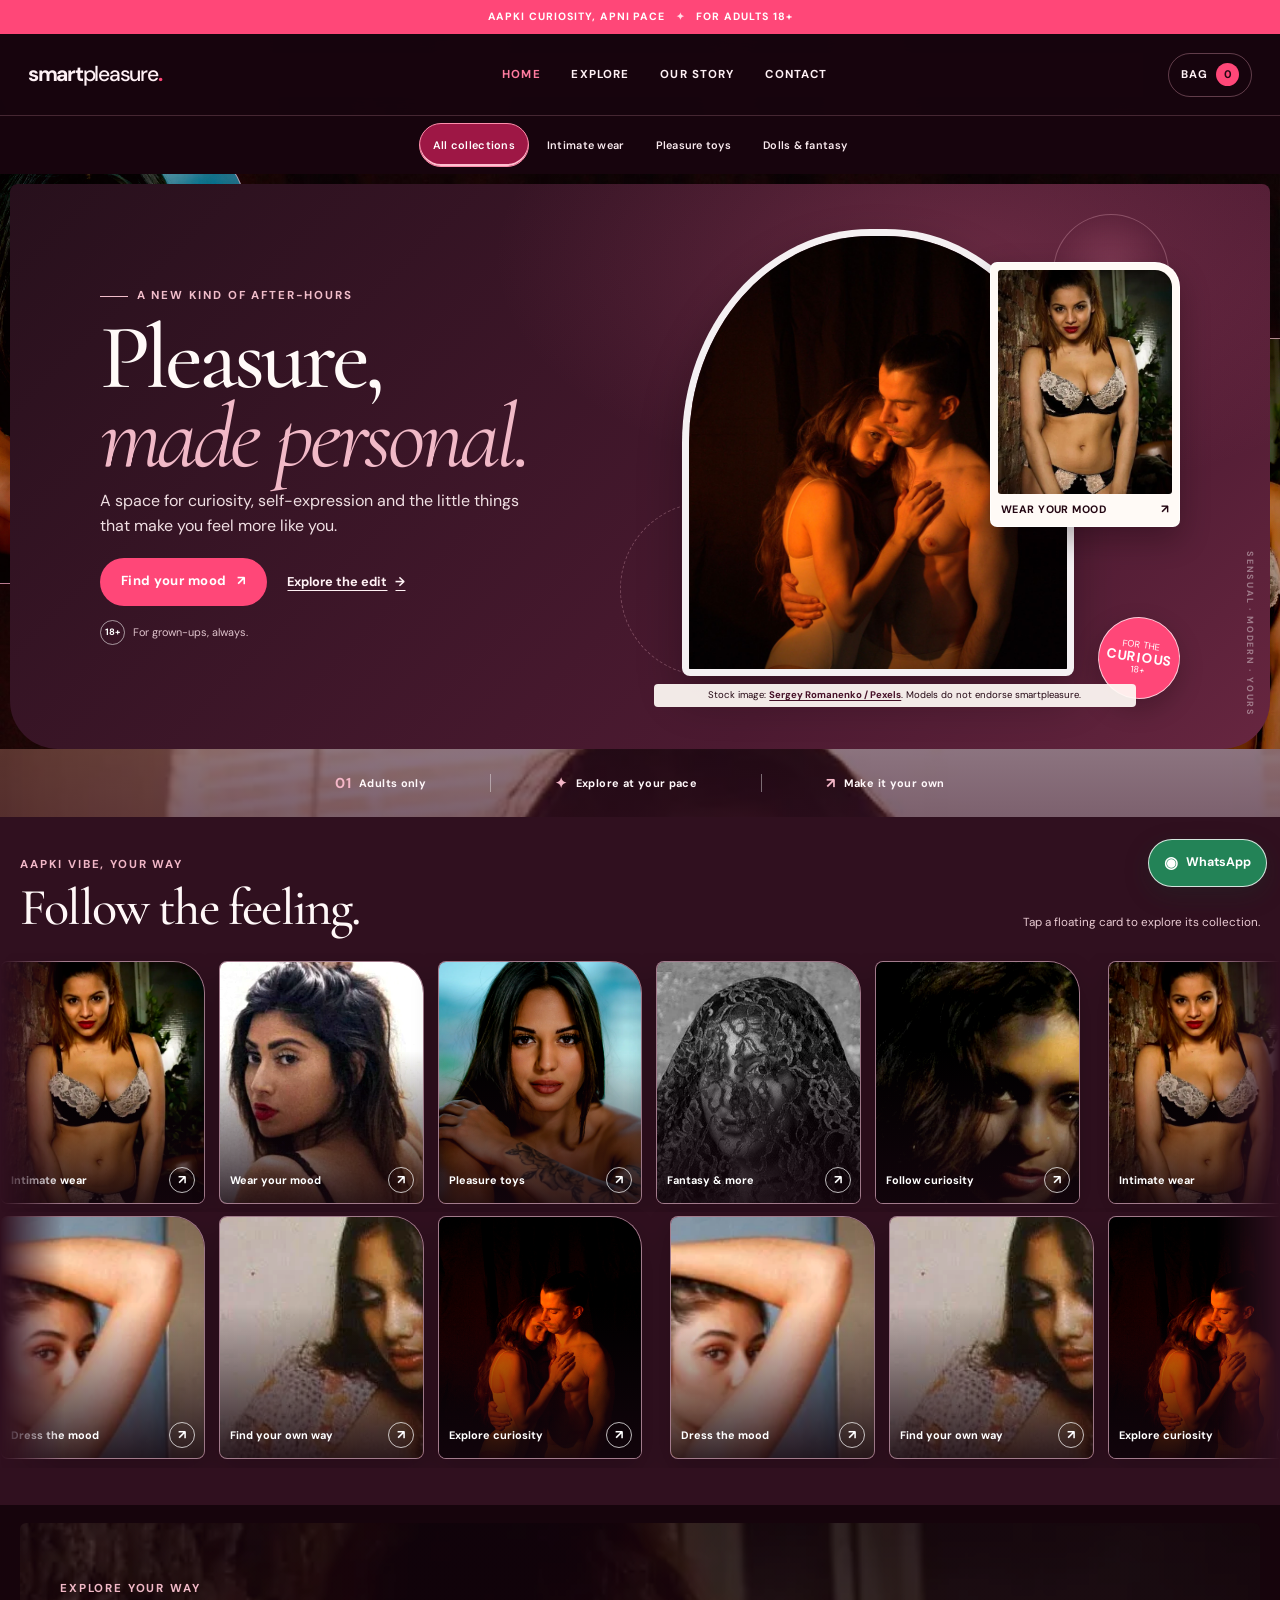
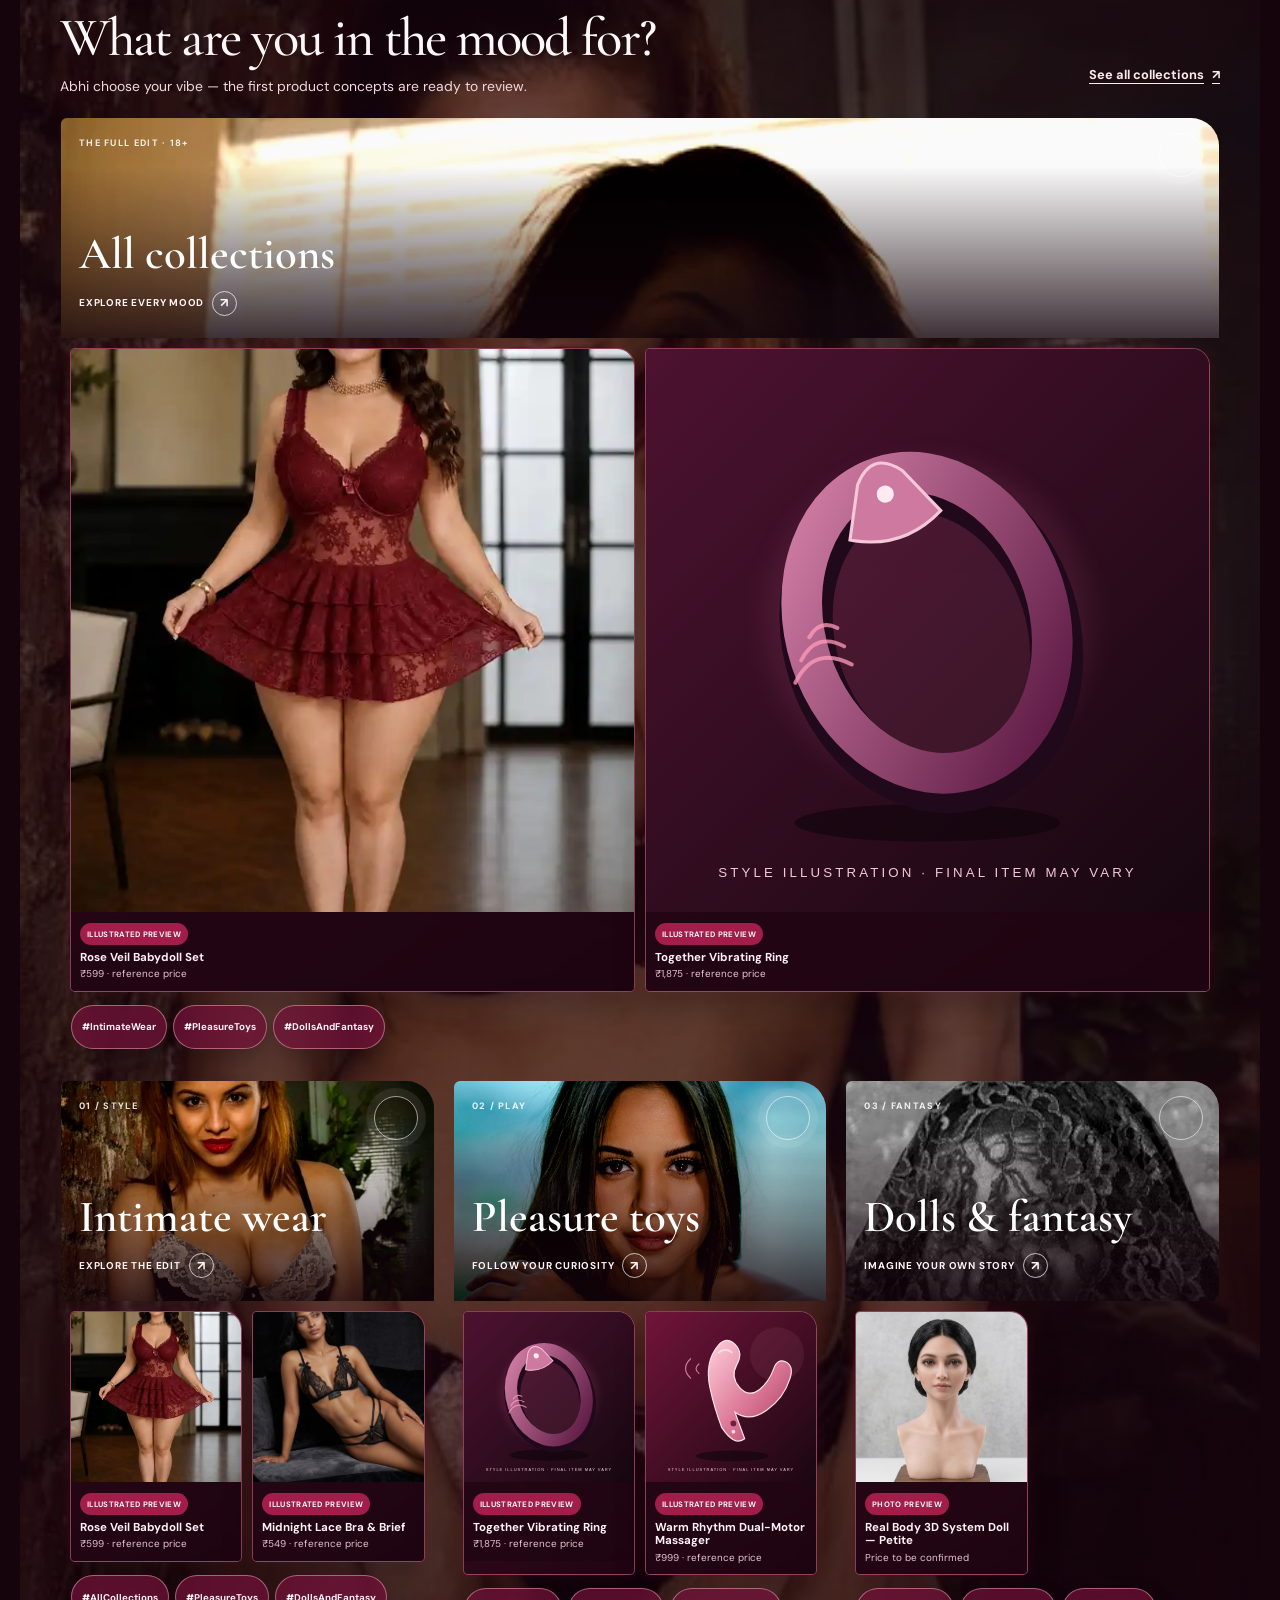
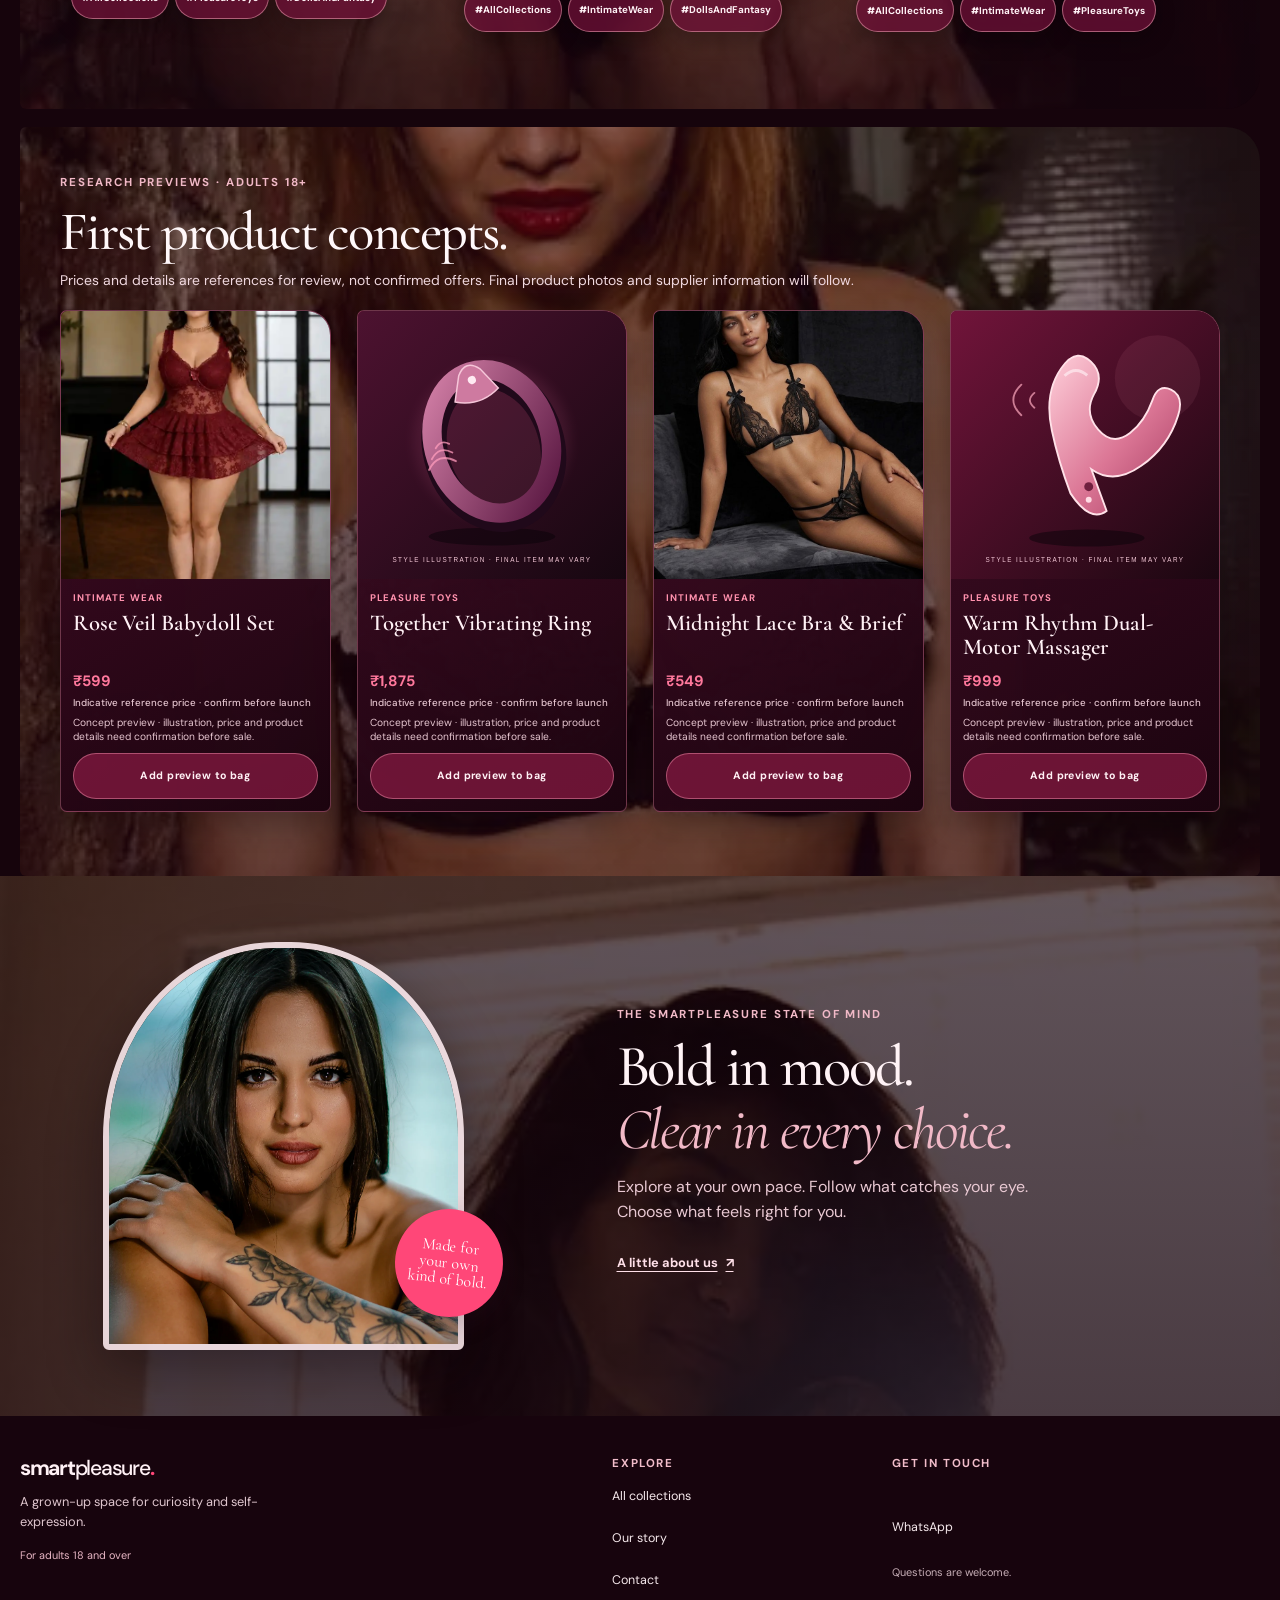
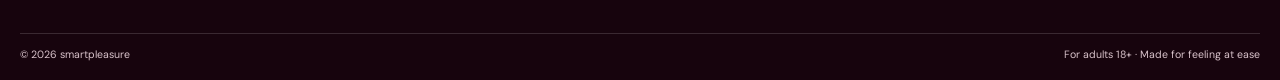
<file: index.html>
<!doctype html>
<html lang="en">
<head>
  <meta charset="utf-8">
  <meta name="viewport" content="width=device-width, initial-scale=1">
  <meta name="theme-color" content="#2d0e1d">
  <title>smartpleasure | Your mood, your rules</title>
  <meta name="description" content="Discover an expressive world of intimate wear and pleasure wellness at smartpleasure. A discreet, welcoming space for adults 18+.">
  <meta property="og:type" content="website">
  <meta property="og:title" content="smartpleasure | Your mood, your rules">
  <meta property="og:description" content="A discreet, welcoming space to explore pleasure wellness, intimate wear and fantasy. For adults 18+.">
  <meta property="og:url" content="https://smartpleasure.shop/">
  <meta property="og:image" content="https://smartpleasure.shop/images/campaign-editorial.jpg">
  <meta property="og:image:alt" content="Adult couple in an intimate editorial portrait, dressed in underwear">
  <link rel="preconnect" href="https://fonts.googleapis.com">
  <link rel="preconnect" href="https://fonts.gstatic.com" crossorigin>
  <link href="https://fonts.googleapis.com/css2?family=Cormorant+Garamond:wght@400;500;600;700&family=DM+Sans:wght@400;500;600;700&display=swap" rel="stylesheet">
  <link rel="stylesheet" href="css/style.css">
  <script defer src="js/products.js"></script>
  <script defer src="js/main.js"></script>
</head>
<body>
  <div class="announcement-bar"><span>Aapki curiosity, apni pace</span><span class="announcement-dot" aria-hidden="true">✦</span><span>For adults 18+</span></div>
  <header class="site-header">
    <a class="brand" href="index.html" aria-label="smartpleasure home">smart<span>pleasure</span><i>.</i></a>
    <button class="menu-toggle" type="button" aria-label="Open menu" aria-expanded="false" aria-controls="site-navigation"><span></span><span></span><span></span></button>
    <nav class="site-nav" id="site-navigation" aria-label="Main navigation">
      <a class="active" href="index.html">Home</a>
      <a href="shop.html#products">Explore</a>
      <a href="about.html">Our story</a>
      <a href="contact.html">Contact</a>
    </nav>
    <a class="header-cart" href="cart.html" aria-label="Open your bag">Bag <span class="cart-count" data-cart-count>0</span></a>
  </header>
  <nav class="category-ribbon" aria-label="Shop by collection">
    <a href="shop.html#products">All collections</a>
    <a href="shop.html?category=garments#products">Intimate wear</a>
    <a href="shop.html?category=toys#products">Pleasure toys</a>
    <a href="shop.html?category=dolls#products">Dolls &amp; fantasy</a>
  </nav>

  <main>
    <section class="hero editorial-hero">
      <div class="hero-copy">
        <p class="eyebrow light-eyebrow"><span class="eyebrow-line"></span> A new kind of after-hours</p>
        <h1>Pleasure,<br><em>made personal.</em></h1>
        <p class="hero-lede">A space for curiosity, self-expression and the little things that make you feel more like you.</p>
        <div class="hero-actions">
          <a class="button button-primary" href="#collections">Find your mood <span aria-hidden="true">↗</span></a>
          <a class="hero-text-link" href="shop.html#products">Explore the edit <span aria-hidden="true">→</span></a>
        </div>
        <p class="hero-footnote"><span aria-hidden="true">18+</span> For grown-ups, always.</p>
      </div>
      <figure class="hero-visual">
        <span class="hero-halo halo-one" aria-hidden="true"></span>
        <span class="hero-halo halo-two" aria-hidden="true"></span>
        <img class="hero-image" src="images/campaign-editorial.jpg" alt="Adult couple sharing an intimate embrace in a softly lit editorial portrait" width="1600" height="2396" fetchpriority="high">
        <a class="floating-photo floating-lingerie" href="shop.html?category=garments#products" aria-label="Explore intimate wear">
          <img src="images/lingerie-editorial.webp" alt="Adult model in a black and ivory lace lingerie set" loading="lazy">
          <span>Wear your mood <b aria-hidden="true">↗</b></span>
        </a>
        <span class="hero-seal"><span>For the</span><strong>curious</strong><span>18+</span></span>
        <figcaption class="image-caption">Stock image: <a href="https://www.pexels.com/photo/man-and-woman-in-underwear-embracing-in-spotlight-19017952/" target="_blank" rel="noopener noreferrer">Sergey Romanenko / Pexels</a>. Models do not endorse smartpleasure.</figcaption>
      </figure>
      <span class="hero-side-note" aria-hidden="true">SENSUAL · MODERN · YOURS</span>
    </section>

    <section class="experience-strip" aria-label="Our approach">
      <div><span class="experience-icon">01</span><span>Adults only</span></div>
      <span class="experience-divider" aria-hidden="true"></span>
      <div><span class="experience-icon">✦</span><span>Explore at your pace</span></div>
      <span class="experience-divider" aria-hidden="true"></span>
      <div><span class="experience-icon">↗</span><span>Make it your own</span></div>
    </section>

    <section class="mood-marquee" aria-labelledby="marquee-title">
      <div class="section-wrap marquee-heading">
        <div><p class="eyebrow">Aapki vibe, your way</p><h2 id="marquee-title">Follow the feeling.</h2></div>
        <p>Tap a floating card to explore its collection.</p>
      </div>
      <div class="marquee-lane" aria-label="Featured collection inspiration">
        <div class="marquee-track marquee-forward">
          <div class="marquee-group">
            <a class="mood-card mood-lingerie" href="shop.html?category=garments#products"><img src="images/lingerie-editorial.webp" alt="Adult model wearing black and ivory lace lingerie" loading="lazy"><span>Intimate wear <b aria-hidden="true">↗</b></span></a>
            <a class="mood-card mood-fantasy" href="shop.html?category=garments#products"><img src="images/marquee-gorgeous.webp" alt="Portrait crop of an adult woman in a black strappy top" loading="lazy"><span>Wear your mood <b aria-hidden="true">↗</b></span></a>
            <a class="mood-card mood-couple" href="shop.html?category=toys#products"><img src="images/portrait-blue-crop.webp" alt="Close editorial portrait of an adult woman with crossed arms and shoulders visible" loading="lazy"><span>Pleasure toys <b aria-hidden="true">↗</b></span></a>
            <a class="mood-card mood-lingerie" href="shop.html?category=dolls#products"><img src="images/marquee-portrait-91835.webp" alt="Adult woman’s face seen through a lace veil" loading="lazy"><span>Fantasy &amp; more <b aria-hidden="true">↗</b></span></a>
            <a class="mood-card mood-couple" href="shop.html?category=toys#products"><img src="images/marquee-portrait-380397.webp" alt="Close-up portrait of an adult woman in dramatic light" loading="lazy"><span>Follow curiosity <b aria-hidden="true">↗</b></span></a>
          </div>
          <div class="marquee-group" aria-hidden="true">
            <a class="mood-card mood-lingerie" href="shop.html?category=garments#products" tabindex="-1"><img src="images/lingerie-editorial.webp" alt="" loading="lazy"><span>Intimate wear <b aria-hidden="true">↗</b></span></a>
            <a class="mood-card mood-fantasy" href="shop.html?category=garments#products" tabindex="-1"><img src="images/marquee-gorgeous.webp" alt="" loading="lazy"><span>Wear your mood <b aria-hidden="true">↗</b></span></a>
            <a class="mood-card mood-couple" href="shop.html?category=toys#products" tabindex="-1"><img src="images/portrait-blue-crop.webp" alt="" loading="lazy"><span>Pleasure toys <b aria-hidden="true">↗</b></span></a>
            <a class="mood-card mood-lingerie" href="shop.html?category=dolls#products" tabindex="-1"><img src="images/marquee-portrait-91835.webp" alt="" loading="lazy"><span>Fantasy &amp; more <b aria-hidden="true">↗</b></span></a>
            <a class="mood-card mood-couple" href="shop.html?category=toys#products" tabindex="-1"><img src="images/marquee-portrait-380397.webp" alt="" loading="lazy"><span>Follow curiosity <b aria-hidden="true">↗</b></span></a>
          </div>
        </div>
      </div>
      <div class="marquee-lane marquee-lane-bottom" aria-hidden="true">
        <div class="marquee-track marquee-reverse">
          <div class="marquee-group">
            <a class="mood-card mood-lingerie" href="shop.html?category=garments#products" tabindex="-1"><img src="images/marquee-beautiful.webp" alt="" loading="lazy"><span>Dress the mood <b aria-hidden="true">↗</b></span></a>
            <a class="mood-card mood-detail" href="shop.html?category=toys#products" tabindex="-1"><img src="images/marquee-portrait-022.webp" alt="" loading="lazy"><span>Find your own way <b aria-hidden="true">↗</b></span></a>
            <a class="mood-card mood-couple" href="shop.html?category=toys#products" tabindex="-1"><img src="images/campaign-editorial.jpg" alt="" loading="lazy"><span>Explore curiosity <b aria-hidden="true">↗</b></span></a>
          </div>
          <div class="marquee-group">
            <a class="mood-card mood-lingerie" href="shop.html?category=garments#products" tabindex="-1"><img src="images/marquee-beautiful.webp" alt="" loading="lazy"><span>Dress the mood <b aria-hidden="true">↗</b></span></a>
            <a class="mood-card mood-detail" href="shop.html?category=toys#products" tabindex="-1"><img src="images/marquee-portrait-022.webp" alt="" loading="lazy"><span>Find your own way <b aria-hidden="true">↗</b></span></a>
            <a class="mood-card mood-couple" href="shop.html?category=toys#products" tabindex="-1"><img src="images/campaign-editorial.jpg" alt="" loading="lazy"><span>Explore curiosity <b aria-hidden="true">↗</b></span></a>
          </div>
        </div>
      </div>
    </section>

    <section class="section-wrap collection-section" id="collections">
      <div class="section-heading">
        <div><p class="eyebrow">Explore your way</p><h2>What are you in the mood for?</h2><p>Abhi choose your vibe — the first product concepts are ready to review.</p></div>
        <a class="text-link" href="shop.html#products">See all collections <span aria-hidden="true">↗</span></a>
      </div>
      <div class="collection-modules">
        <article class="collection-module collection-module-all" id="module-all">
          <a class="collection-card collection-all" href="shop.html#products" aria-label="Browse all collections">
            <img class="collection-backdrop" src="images/portrait-window-crop.webp" alt="Face-and-shoulders portrait of an adult woman in a floral robe" loading="lazy">
            <span class="collection-number">THE FULL EDIT · 18+</span><span class="collection-name">All collections</span><span class="collection-link">Explore every mood <b aria-hidden="true">↗</b></span>
          </a>
          <div class="module-placeholder-grid" data-home-product-preview="all">
            <article class="module-product-placeholder"><div class="placeholder-art" aria-hidden="true"><span>IMAGE<br>COMING SOON</span><b>✦</b></div><div class="placeholder-copy"><span class="placeholder-label">Product preview</span><h3>First listing coming soon</h3><p>Photo, name and details will be added here.</p></div></article>
            <article class="module-product-placeholder"><div class="placeholder-art placeholder-art-alt" aria-hidden="true"><span>IMAGE<br>COMING SOON</span><b>＋</b></div><div class="placeholder-copy"><span class="placeholder-label">Product preview</span><h3>Another find, soon</h3><p>Clear product information will follow.</p></div></article>
          </div>
          <nav class="module-tags" aria-label="All collection tags"><a href="#module-garments">#IntimateWear</a><a href="#module-toys">#PleasureToys</a><a href="#module-dolls">#DollsAndFantasy</a></nav>
        </article>

        <article class="collection-module" id="module-garments">
          <a class="collection-card collection-wear" href="shop.html?category=garments#products" aria-label="Explore intimate wear">
            <img class="collection-backdrop" src="images/lingerie-editorial.webp" alt="Adult model wearing black and ivory lace lingerie" loading="lazy">
            <span class="collection-number">01 / STYLE</span><span class="collection-name">Intimate wear</span><span class="collection-link">Explore the edit <b aria-hidden="true">↗</b></span>
          </a>
          <div class="module-placeholder-grid" data-home-product-preview="garments">
            <article class="module-product-placeholder"><div class="placeholder-art" aria-hidden="true"><span>IMAGE<br>COMING SOON</span><b>✦</b></div><div class="placeholder-copy"><span class="placeholder-label">Product preview</span><h3>Your first style, soon</h3><p>Photo, fit and fabric details to follow.</p></div></article>
            <article class="module-product-placeholder"><div class="placeholder-art placeholder-art-alt" aria-hidden="true"><span>IMAGE<br>COMING SOON</span><b>＋</b></div><div class="placeholder-copy"><span class="placeholder-label">Product preview</span><h3>New pieces coming soon</h3><p>We’ll add clear sizing information.</p></div></article>
          </div>
          <nav class="module-tags" aria-label="Related collection tags"><a href="#module-all">#AllCollections</a><a href="#module-toys">#PleasureToys</a><a href="#module-dolls">#DollsAndFantasy</a></nav>
        </article>

        <article class="collection-module" id="module-toys">
          <a class="collection-card collection-toys" href="shop.html?category=toys#products" aria-label="Explore pleasure toys">
            <img class="collection-backdrop" src="images/portrait-blue-crop.webp" alt="Close portrait of an adult woman with crossed arms and shoulders visible" loading="lazy">
            <span class="collection-number">02 / PLAY</span><span class="collection-name">Pleasure toys</span><span class="collection-link">Follow your curiosity <b aria-hidden="true">↗</b></span>
          </a>
          <div class="module-placeholder-grid" data-home-product-preview="toys">
            <article class="module-product-placeholder"><div class="placeholder-art" aria-hidden="true"><span>IMAGE<br>COMING SOON</span><b>✦</b></div><div class="placeholder-copy"><span class="placeholder-label">Product preview</span><h3>First discovery, soon</h3><p>Product image and specifications to follow.</p></div></article>
            <article class="module-product-placeholder"><div class="placeholder-art placeholder-art-alt" aria-hidden="true"><span>IMAGE<br>COMING SOON</span><b>＋</b></div><div class="placeholder-copy"><span class="placeholder-label">Product preview</span><h3>More ways to explore</h3><p>Clear use and care details will be added.</p></div></article>
          </div>
          <nav class="module-tags" aria-label="Related collection tags"><a href="#module-all">#AllCollections</a><a href="#module-garments">#IntimateWear</a><a href="#module-dolls">#DollsAndFantasy</a></nav>
        </article>

        <article class="collection-module" id="module-dolls">
          <a class="collection-card collection-fantasy" href="shop.html?category=dolls#products" aria-label="Explore dolls and fantasy">
            <img class="collection-backdrop" src="images/marquee-portrait-91835.webp" alt="Adult woman’s face seen through a lace veil" loading="lazy">
            <span class="collection-number">03 / FANTASY</span><span class="collection-name">Dolls &amp; fantasy</span><span class="collection-link">Imagine your own story <b aria-hidden="true">↗</b></span>
          </a>
          <div class="module-placeholder-grid" data-home-product-preview="dolls">
            <article class="module-product-placeholder"><div class="placeholder-art" aria-hidden="true"><span>IMAGE<br>COMING SOON</span><b>✦</b></div><div class="placeholder-copy"><span class="placeholder-label">Product preview</span><h3>Fantasy finds, soon</h3><p>Photos and product details to follow.</p></div></article>
            <article class="module-product-placeholder"><div class="placeholder-art placeholder-art-alt" aria-hidden="true"><span>IMAGE<br>COMING SOON</span><b>＋</b></div><div class="placeholder-copy"><span class="placeholder-label">Product preview</span><h3>More to imagine</h3><p>We’ll share clear product information.</p></div></article>
          </div>
          <nav class="module-tags" aria-label="Related collection tags"><a href="#module-all">#AllCollections</a><a href="#module-garments">#IntimateWear</a><a href="#module-toys">#PleasureToys</a></nav>
        </article>


      </div>
    </section>

    <section class="catalogue-preview section-wrap">
      <div class="section-heading">
        <div><p class="eyebrow">Research previews · Adults 18+</p><h2>First product concepts.</h2><p>Prices and details are references for review, not confirmed offers. Final product photos and supplier information will follow.</p></div>
      </div>
      <div class="product-grid featured-grid" data-featured-products aria-live="polite"></div>
    </section>

    <section class="brand-note">
      <div class="section-wrap brand-note-inner">
        <div class="brand-note-image"><img src="images/portrait-blue-crop.webp" alt="Close portrait of an adult woman with crossed arms and shoulders visible" loading="lazy"><span>Made for your own kind of bold.</span></div>
        <div class="brand-note-copy"><p class="eyebrow">The smartpleasure state of mind</p><h2>Bold in mood.<br><em>Clear in every choice.</em></h2><p>Explore at your own pace. Follow what catches your eye. Choose what feels right for you.</p><a class="text-link" href="about.html">A little about us <span aria-hidden="true">↗</span></a></div>
      </div>
    </section>
  </main>

  <footer class="site-footer">
    <div class="section-wrap footer-main">
      <div class="footer-brand-block"><a class="brand footer-brand" href="index.html">smart<span>pleasure</span><i>.</i></a><p>A grown-up space for curiosity and self-expression.</p><span class="adult-note">For adults 18 and over</span></div>
      <div class="footer-links"><h2>Explore</h2><a href="shop.html#products">All collections</a><a href="about.html">Our story</a><a href="contact.html">Contact</a></div>
      <div class="footer-links"><h2>Get in touch</h2><a href="contact.html#whatsapp" data-whatsapp>WhatsApp</a><a href="#" data-telegram target="_blank" rel="noopener noreferrer">Telegram</a><p>Questions are welcome.</p></div>
    </div>
    <div class="section-wrap footer-bottom"><span>© <span data-current-year></span> smartpleasure</span><span>For adults 18+ · Made for feeling at ease</span></div>
  </footer>
  <a class="whatsapp-float" href="#" data-whatsapp aria-label="Chat with smartpleasure on WhatsApp"><span aria-hidden="true">◉</span><span>WhatsApp</span></a>
</body>
</html>
</file>
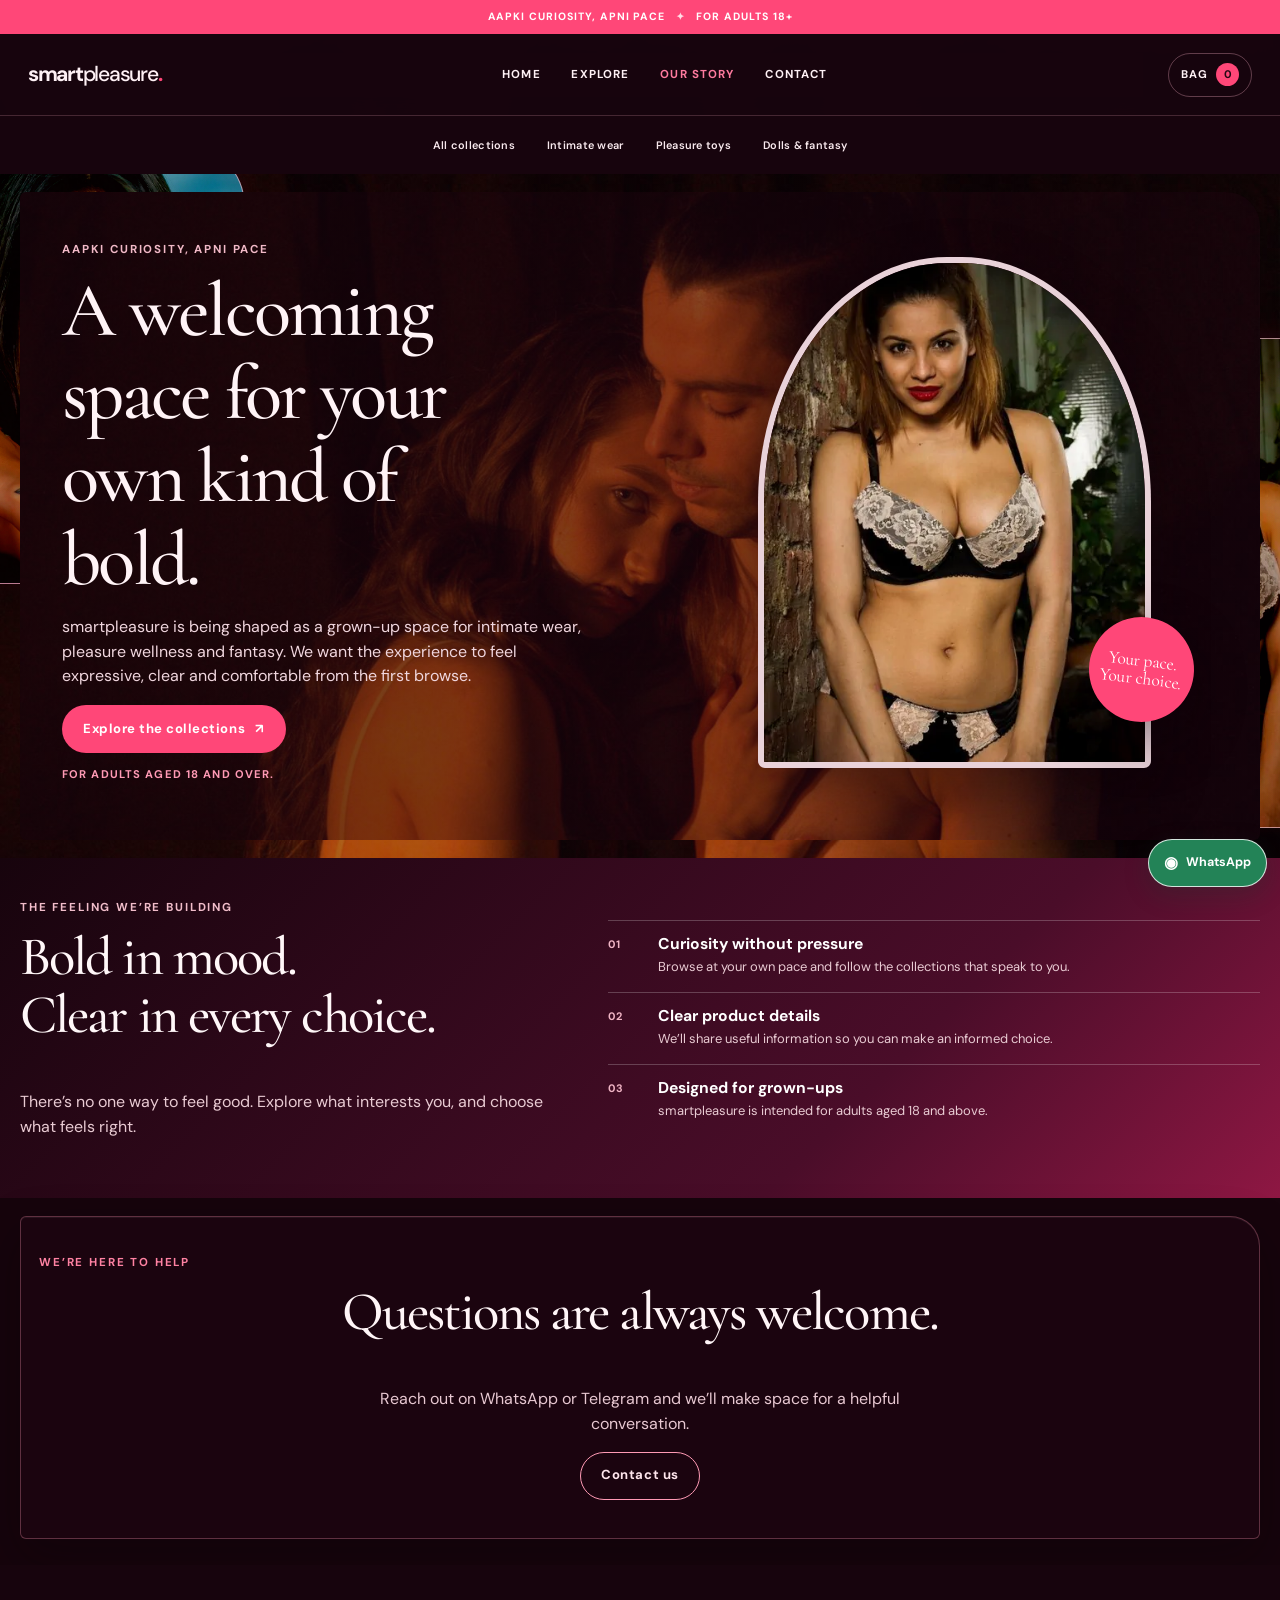
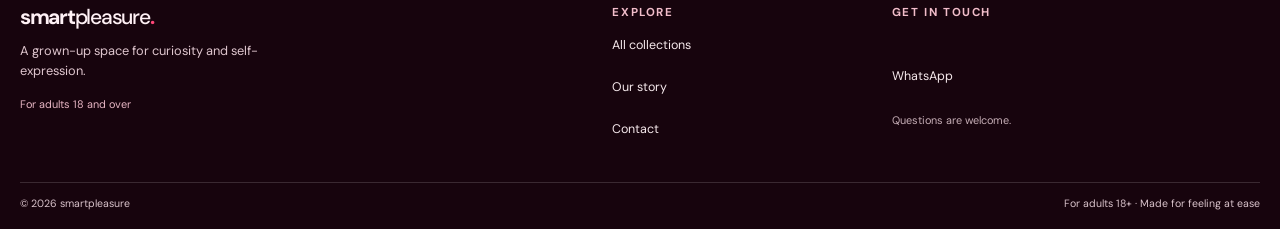
<file: about.html>
<!doctype html>
<html lang="en-IN">
<head>
  <meta charset="utf-8">
  <meta name="viewport" content="width=device-width, initial-scale=1">
  <meta name="theme-color" content="#2d0e1d">
  <title>Our story | smartpleasure</title>
  <meta name="description" content="Learn about the smartpleasure approach: a modern, expressive and welcoming pleasure wellness store for adults 18+.">
  <meta property="og:type" content="website">
  <meta property="og:title" content="Our story | smartpleasure">
  <meta property="og:description" content="Learn about the smartpleasure approach: a modern, expressive and welcoming pleasure wellness store for adults 18+.">
  <meta property="og:url" content="https://smartpleasure.shop/about.html">
  <meta property="og:image" content="https://smartpleasure.shop/images/campaign-editorial.jpg">
  <meta property="og:image:alt" content="Adult couple in an intimate editorial portrait, dressed in underwear">
  <link rel="preconnect" href="https://fonts.googleapis.com">
  <link rel="preconnect" href="https://fonts.gstatic.com" crossorigin>
  <link href="https://fonts.googleapis.com/css2?family=Cormorant+Garamond:wght@400;500;600;700&family=DM+Sans:wght@400;500;600;700&display=swap" rel="stylesheet">
  <link rel="stylesheet" href="css/style.css">
  <script defer src="js/products.js"></script>
  <script defer src="js/main.js"></script>
</head>
<body>
  <div class="announcement-bar"><span>Aapki curiosity, apni pace</span><span class="announcement-dot" aria-hidden="true">✦</span><span>For adults 18+</span></div>
  <header class="site-header">
    <a class="brand" href="index.html" aria-label="smartpleasure home">smart<span>pleasure</span><i>.</i></a>
    <button class="menu-toggle" type="button" aria-label="Open menu" aria-expanded="false" aria-controls="site-navigation"><span></span><span></span><span></span></button>
    <nav class="site-nav" id="site-navigation" aria-label="Main navigation">
      <a class="" href="index.html">Home</a>
      <a class="" href="shop.html">Explore</a>
      <a class="active" href="about.html">Our story</a>
      <a class="" href="contact.html">Contact</a>
    </nav>
    <a class="header-cart " href="cart.html" aria-label="Open your bag">Bag <span class="cart-count" data-cart-count>0</span></a>
  </header>
  <nav class="category-ribbon" aria-label="Shop by collection">
    <a href="shop.html#products">All collections</a>
    <a href="shop.html?category=garments#products">Intimate wear</a>
    <a href="shop.html?category=toys#products">Pleasure toys</a>
    <a href="shop.html?category=dolls#products">Dolls &amp; fantasy</a>
  </nav><main>
    <section class="about-hero section-wrap">
      <div class="about-copy"><p class="eyebrow">Aapki curiosity, apni pace</p><h1>A welcoming space for your own kind of bold.</h1>
        <p>smartpleasure is being shaped as a grown-up space for intimate wear, pleasure wellness and fantasy. We want the experience to feel expressive, clear and comfortable from the first browse.</p>
        <a class="button button-primary" href="shop.html">Explore the collections <span aria-hidden="true">↗</span></a><p class="about-age-note">For adults aged 18 and over.</p>
      </div>
      <figure class="about-visual"><img src="images/lingerie-editorial.webp" alt="Adult model wearing black and ivory lace lingerie in an editorial fashion photograph" width="800" height="1000" loading="lazy"><span class="about-floating-note">Your pace.<br>Your choice.</span></figure>
    </section>
    <section class="values-section"><div class="section-wrap values-layout">
      <div class="values-heading"><p class="eyebrow light-eyebrow">The feeling we’re building</p><h2>Bold in mood.<br>Clear in every choice.</h2><p>There’s no one way to feel good. Explore what interests you, and choose what feels right.</p></div>
      <div class="value-list">
        <article class="value-item"><span class="value-number">01</span><div><h3>Curiosity without pressure</h3><p>Browse at your own pace and follow the collections that speak to you.</p></div></article>
        <article class="value-item"><span class="value-number">02</span><div><h3>Clear product details</h3><p>We’ll share useful information so you can make an informed choice.</p></div></article>
        <article class="value-item"><span class="value-number">03</span><div><h3>Designed for grown-ups</h3><p>smartpleasure is intended for adults aged 18 and above.</p></div></article>
      </div>
    </div></section>
    <section class="about-contact section-wrap"><p class="eyebrow">We’re here to help</p><h2>Questions are always welcome.</h2><p>Reach out on WhatsApp or Telegram and we’ll make space for a helpful conversation.</p><a class="button button-outline" href="contact.html">Contact us</a></section>
  </main>
  <footer class="site-footer">
    <div class="section-wrap footer-main">
      <div class="footer-brand-block"><a class="brand footer-brand" href="index.html">smart<span>pleasure</span><i>.</i></a><p>A grown-up space for curiosity and self-expression.</p><span class="adult-note">For adults 18 and over</span></div>
      <div class="footer-links"><h2>Explore</h2><a href="shop.html">All collections</a><a href="about.html">Our story</a><a href="contact.html">Contact</a></div>
      <div class="footer-links"><h2>Get in touch</h2><a href="contact.html#whatsapp" data-whatsapp>WhatsApp</a><a href="#" data-telegram target="_blank" rel="noopener noreferrer">Telegram</a><p>Questions are welcome.</p></div>
    </div>
    <div class="section-wrap footer-bottom"><span>© <span data-current-year></span> smartpleasure</span><span>For adults 18+ · Made for feeling at ease</span></div>
  </footer>
  <a class="whatsapp-float" href="#" data-whatsapp aria-label="Chat with smartpleasure on WhatsApp"><span aria-hidden="true">◉</span><span>WhatsApp</span></a></body>
</html>
</file>
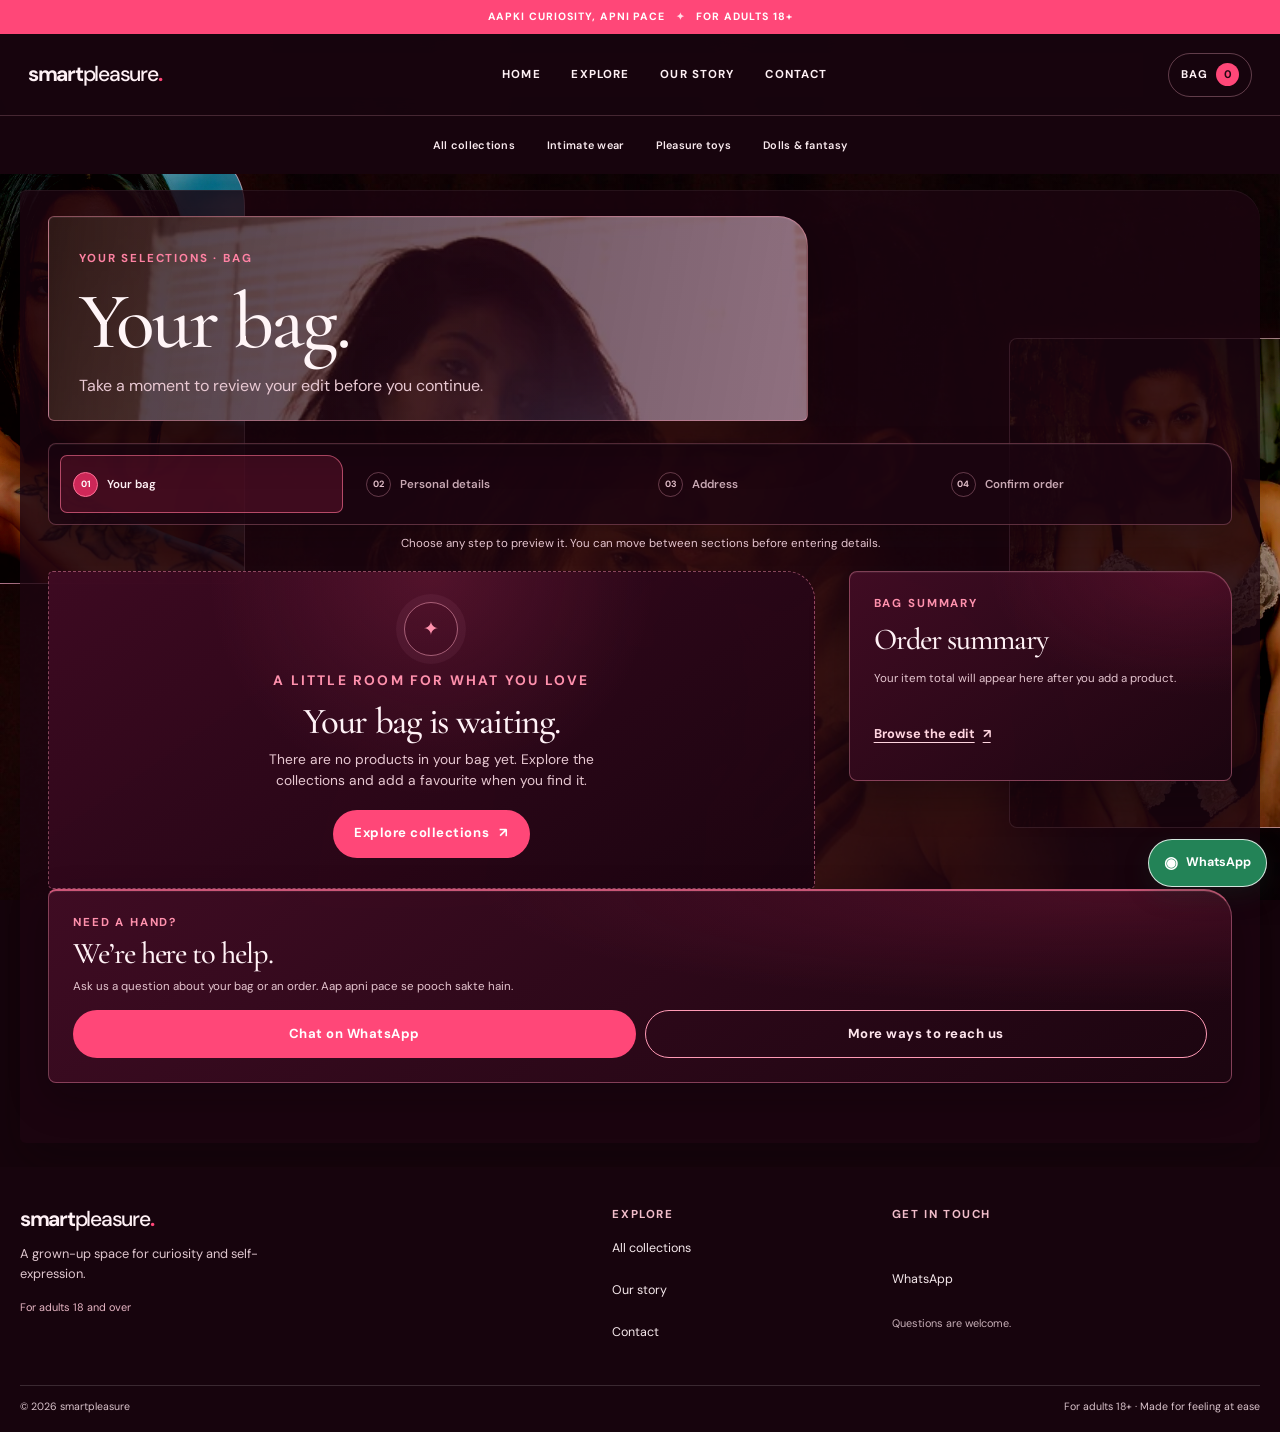
<file: cart.html>
<!doctype html>
<html lang="en-IN">
<head>
  <meta charset="utf-8">
  <meta name="viewport" content="width=device-width, initial-scale=1">
  <meta name="theme-color" content="#2d0e1d">
  <title>Your bag | smartpleasure</title>
  <meta name="description" content="Review your smartpleasure selections before checkout. The product catalogue is being prepared.">
  <meta property="og:type" content="website">
  <meta property="og:title" content="Your bag | smartpleasure">
  <meta property="og:description" content="Review your smartpleasure selections before checkout. The product catalogue is being prepared.">
  <meta property="og:url" content="https://smartpleasure.shop/cart.html">
  <meta property="og:image" content="https://smartpleasure.shop/images/campaign-editorial.jpg">
  <meta property="og:image:alt" content="Adult couple in an intimate editorial portrait, dressed in underwear">
  <link rel="preconnect" href="https://fonts.googleapis.com">
  <link rel="preconnect" href="https://fonts.gstatic.com" crossorigin>
  <link href="https://fonts.googleapis.com/css2?family=Cormorant+Garamond:wght@400;500;600;700&family=DM+Sans:wght@400;500;600;700&display=swap" rel="stylesheet">
  <link rel="stylesheet" href="css/style.css">
  <script defer src="js/products.js"></script>
  <script defer src="js/main.js"></script>
</head>
<body>
  <div class="announcement-bar"><span>Aapki curiosity, apni pace</span><span class="announcement-dot" aria-hidden="true">✦</span><span>For adults 18+</span></div>
  <header class="site-header">
    <a class="brand" href="index.html" aria-label="smartpleasure home">smart<span>pleasure</span><i>.</i></a>
    <button class="menu-toggle" type="button" aria-label="Open menu" aria-expanded="false" aria-controls="site-navigation"><span></span><span></span><span></span></button>
    <nav class="site-nav" id="site-navigation" aria-label="Main navigation">
      <a class="" href="index.html">Home</a>
      <a class="" href="shop.html">Explore</a>
      <a class="" href="about.html">Our story</a>
      <a class="" href="contact.html">Contact</a>
    </nav>
    <a class="header-cart active" href="cart.html" aria-label="Open your bag">Bag <span class="cart-count" data-cart-count>0</span></a>
  </header>
  <nav class="category-ribbon" aria-label="Shop by collection">
    <a href="shop.html#products">All collections</a>
    <a href="shop.html?category=garments#products">Intimate wear</a>
    <a href="shop.html?category=toys#products">Pleasure toys</a>
    <a href="shop.html?category=dolls#products">Dolls &amp; fantasy</a>
  </nav><main class="section-wrap cart-page">
    <div class="page-intro page-intro-compact commerce-intro"><p class="eyebrow">Your selections · Bag</p><h1>Your bag.</h1><p>Take a moment to review your edit before you continue.</p></div>
    <nav class="checkout-progress" aria-label="Checkout steps">
      <a class="checkout-step is-current" href="cart.html" aria-current="step"><i>01</i><b>Your bag</b></a>
      <a class="checkout-step" href="checkout.html?preview=1#checkout-personal"><i>02</i><b>Personal details</b></a>
      <a class="checkout-step" href="checkout.html?preview=1#checkout-address"><i>03</i><b>Address</b></a>
      <a class="checkout-step" href="checkout.html?preview=1#checkout-confirm"><i>04</i><b>Confirm order</b></a>
    </nav>
    <p class="checkout-navigation-hint">Choose any step to preview it. You can move between sections before entering details.</p>
    <div class="cart-layout" data-cart-page><div class="cart-items" data-cart-items aria-live="polite"></div><aside class="cart-summary" data-cart-summary></aside></div>
    <section class="checkout-card order-help-card" aria-label="Help with your bag">
      <div><p class="eyebrow">Need a hand?</p><h2>We’re here to help.</h2><p class="form-note">Ask us a question about your bag or an order. Aap apni pace se pooch sakte hain.</p></div>
      <div class="order-help-actions"><a class="button button-primary" href="#" data-whatsapp>Chat on WhatsApp</a><a class="button button-outline" href="contact.html">More ways to reach us</a></div>
    </section>
  </main>
  <footer class="site-footer">
    <div class="section-wrap footer-main">
      <div class="footer-brand-block"><a class="brand footer-brand" href="index.html">smart<span>pleasure</span><i>.</i></a><p>A grown-up space for curiosity and self-expression.</p><span class="adult-note">For adults 18 and over</span></div>
      <div class="footer-links"><h2>Explore</h2><a href="shop.html">All collections</a><a href="about.html">Our story</a><a href="contact.html">Contact</a></div>
      <div class="footer-links"><h2>Get in touch</h2><a href="contact.html#whatsapp" data-whatsapp>WhatsApp</a><a href="#" data-telegram target="_blank" rel="noopener noreferrer">Telegram</a><p>Questions are welcome.</p></div>
    </div>
    <div class="section-wrap footer-bottom"><span>© <span data-current-year></span> smartpleasure</span><span>For adults 18+ · Made for feeling at ease</span></div>
  </footer>
  <a class="whatsapp-float" href="#" data-whatsapp aria-label="Chat with smartpleasure on WhatsApp"><span aria-hidden="true">◉</span><span>WhatsApp</span></a></body>
</html>
</file>
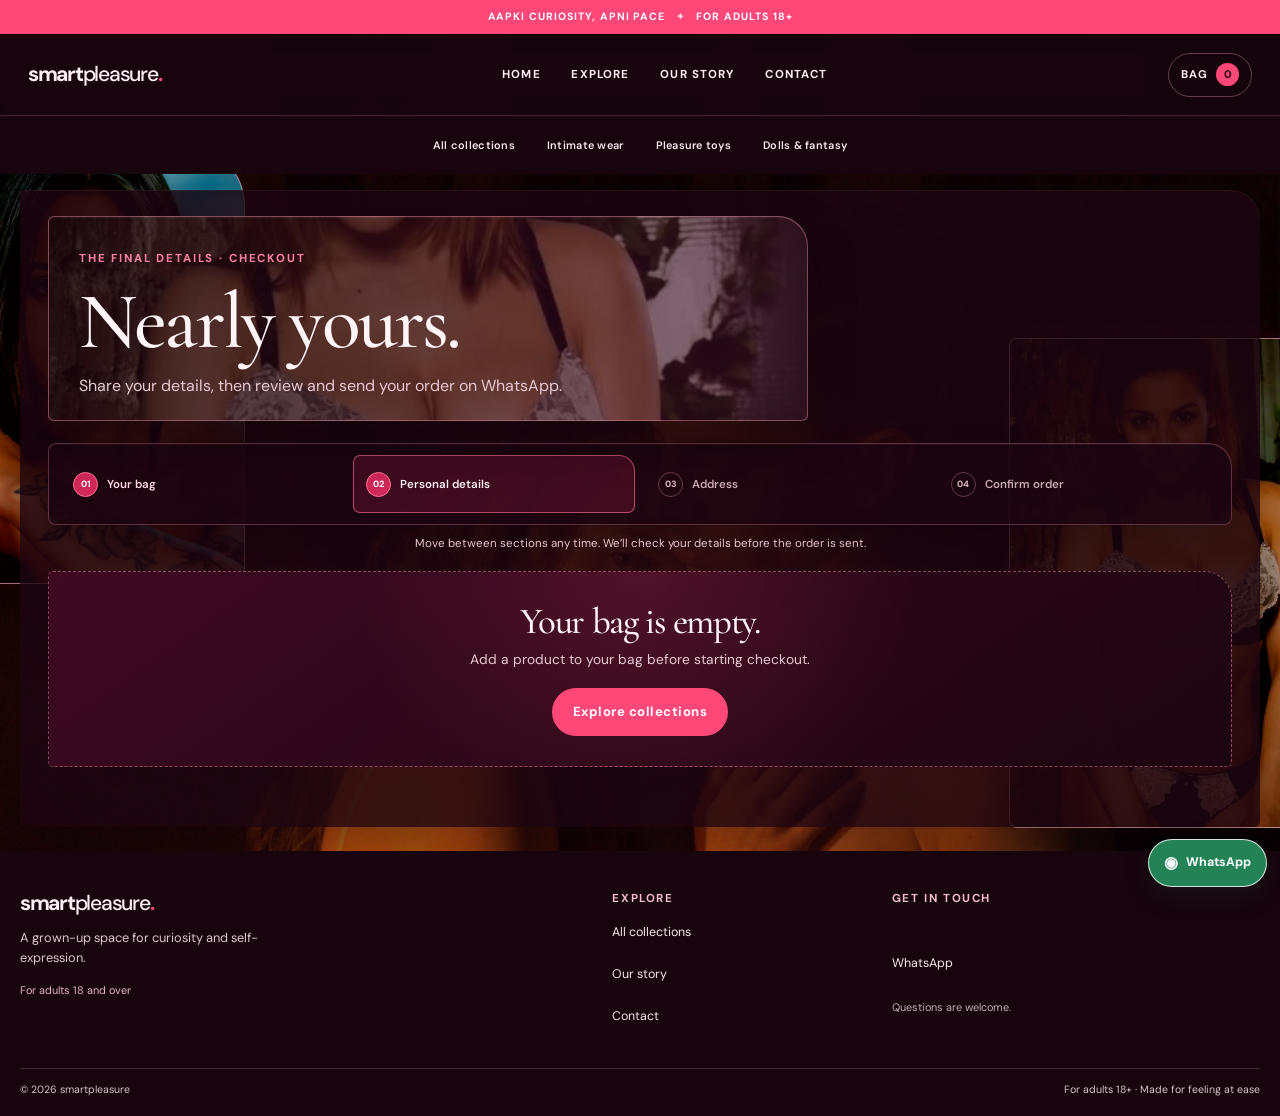
<file: checkout.html>
<!doctype html>
<html lang="en-IN">
<head>
  <meta charset="utf-8">
  <meta name="viewport" content="width=device-width, initial-scale=1">
  <meta name="theme-color" content="#2d0e1d">
  <title>Checkout | smartpleasure</title>
  <meta name="description" content="Send your order details to smartpleasure through WhatsApp and review the UPI payment placeholder.">
  <meta property="og:type" content="website">
  <meta property="og:title" content="Checkout | smartpleasure">
  <meta property="og:description" content="Send your order details to smartpleasure through WhatsApp and review the UPI payment placeholder.">
  <meta property="og:url" content="https://smartpleasure.shop/checkout.html">
  <meta property="og:image" content="https://smartpleasure.shop/images/campaign-editorial.jpg">
  <meta property="og:image:alt" content="Adult couple in an intimate editorial portrait, dressed in underwear">
  <link rel="preconnect" href="https://fonts.googleapis.com">
  <link rel="preconnect" href="https://fonts.gstatic.com" crossorigin>
  <link href="https://fonts.googleapis.com/css2?family=Cormorant+Garamond:wght@400;500;600;700&family=DM+Sans:wght@400;500;600;700&display=swap" rel="stylesheet">
  <link rel="stylesheet" href="css/style.css">
  <script defer src="js/products.js"></script>
  <script defer src="js/main.js"></script>
</head>
<body>
  <div class="announcement-bar"><span>Aapki curiosity, apni pace</span><span class="announcement-dot" aria-hidden="true">✦</span><span>For adults 18+</span></div>
  <header class="site-header">
    <a class="brand" href="index.html" aria-label="smartpleasure home">smart<span>pleasure</span><i>.</i></a>
    <button class="menu-toggle" type="button" aria-label="Open menu" aria-expanded="false" aria-controls="site-navigation"><span></span><span></span><span></span></button>
    <nav class="site-nav" id="site-navigation" aria-label="Main navigation">
      <a class="" href="index.html">Home</a>
      <a class="" href="shop.html">Explore</a>
      <a class="" href="about.html">Our story</a>
      <a class="" href="contact.html">Contact</a>
    </nav>
    <a class="header-cart active" href="cart.html" aria-label="Open your bag">Bag <span class="cart-count" data-cart-count>0</span></a>
  </header>
  <nav class="category-ribbon" aria-label="Shop by collection">
    <a href="shop.html#products">All collections</a>
    <a href="shop.html?category=garments#products">Intimate wear</a>
    <a href="shop.html?category=toys#products">Pleasure toys</a>
    <a href="shop.html?category=dolls#products">Dolls &amp; fantasy</a>
  </nav><main class="section-wrap checkout-page">
    <div class="page-intro page-intro-compact commerce-intro"><p class="eyebrow">The final details · Checkout</p><h1>Nearly yours.</h1><p>Share your details, then review and send your order on WhatsApp.</p></div>
    <nav class="checkout-progress" aria-label="Checkout steps">
      <a class="checkout-step is-complete" href="cart.html"><i>01</i><b>Your bag</b></a>
      <a class="checkout-step is-current" id="checkout-step-personal" href="checkout.html?preview=1#checkout-personal" aria-current="step" aria-controls="checkout-personal" data-checkout-tab="1"><i>02</i><b>Personal details</b></a>
      <a class="checkout-step" id="checkout-step-address" href="checkout.html?preview=1#checkout-address" aria-controls="checkout-address" data-checkout-tab="2"><i>03</i><b>Address</b></a>
      <a class="checkout-step" id="checkout-step-confirm" href="checkout.html?preview=1#checkout-confirm" aria-controls="checkout-confirm" data-checkout-tab="3"><i>04</i><b>Confirm order</b></a>
    </nav>
    <p class="checkout-navigation-hint">Move between sections any time. We’ll check your details before the order is sent.</p>
    <div class="checkout-empty" data-checkout-empty hidden><h2>Your bag is empty.</h2><p data-checkout-empty-copy>Add a product to your bag before starting checkout.</p><p data-checkout-preview-note hidden>This is a checkout preview, so you can review each section. Add a product before placing an order.</p><a class="button button-primary" href="shop.html">Explore collections</a></div>
    <div class="checkout-layout" data-checkout-content>
      <section class="checkout-card checkout-form-card">
        <p class="eyebrow">A few details · Bas itna sa</p><h2>Make it yours.</h2><p class="form-intro">Add your details in three simple steps. You’ll review everything before your order message opens.</p>
        <form data-checkout-form novalidate>
          <section class="checkout-panel" id="checkout-personal" role="tabpanel" data-checkout-panel="1" aria-labelledby="checkout-step-personal">
            <div class="checkout-panel-heading"><span class="checkout-panel-number">01</span><div><h3>Personal details</h3><p>How should we reach you?</p></div></div>
            <label for="customer-name">Full name</label><input id="customer-name" name="name" type="text" autocomplete="name" placeholder="Your name" required>
            <label for="customer-phone">Phone number</label><input id="customer-phone" name="phone" type="tel" inputmode="tel" autocomplete="tel" pattern="[0-9+() -]{10,18}" title="Enter a phone number with 10 to 15 digits" placeholder="10-digit mobile number" required>
            <div class="checkout-step-actions checkout-step-actions-end"><button class="button button-primary" type="button" data-checkout-next>Continue to address <span aria-hidden="true">→</span></button></div>
          </section>

          <section class="checkout-panel" id="checkout-address" role="tabpanel" data-checkout-panel="2" aria-labelledby="checkout-step-address" hidden>
            <div class="checkout-panel-heading"><span class="checkout-panel-number">02</span><div><h3>Delivery address</h3><p>Where should we send your parcel?</p></div></div>
            <label for="customer-address">House, building, street &amp; landmark</label><textarea id="customer-address" name="address" rows="3" autocomplete="street-address" placeholder="Flat / house number, street, nearby landmark" required></textarea>
            <div class="checkout-address-grid"><div><label for="customer-city">City</label><input id="customer-city" name="city" type="text" autocomplete="address-level2" placeholder="City" required></div><div><label for="customer-state">State</label><input id="customer-state" name="state" type="text" autocomplete="address-level1" placeholder="State" required></div></div>
            <label for="customer-pincode">PIN code</label><input id="customer-pincode" name="pincode" type="text" inputmode="numeric" autocomplete="postal-code" pattern="[0-9]{6}" title="Enter your 6-digit PIN code" placeholder="6-digit PIN code" required>
            <div class="checkout-step-actions"><button class="button button-outline" type="button" data-checkout-back="1">← Personal details</button><button class="button button-primary" type="button" data-checkout-next>Review order <span aria-hidden="true">→</span></button></div>
          </section>

          <section class="checkout-panel" id="checkout-confirm" role="tabpanel" data-checkout-panel="3" aria-labelledby="checkout-step-confirm" hidden>
            <div class="checkout-panel-heading"><span class="checkout-panel-number">03</span><div><h3>Confirm order</h3><p>Check your details before sending.</p></div></div>
            <div class="checkout-customer-review" data-checkout-customer-review></div>
            <div class="checkout-review-items" data-checkout-review-items></div>
            <section class="checkout-payment-panel" aria-labelledby="checkout-payment-title">
              <p class="eyebrow">Payment · UPI</p><h4 id="checkout-payment-title">Pay after we confirm</h4>
              <p class="form-note">We’ll confirm availability and delivery charges on WhatsApp first. Your UPI payment option is shown below; add your real UPI ID and QR before launch.</p>
              <div class="upi-details"><div><span class="detail-label">UPI ID</span><strong data-upi-id>yourname@upi</strong></div><button class="text-button" type="button" data-copy-upi>Copy ID</button></div>
              <img class="upi-qr" src="images/upi-qr-placeholder.svg" alt="Placeholder QR code only; replace with your real UPI payment QR code before accepting payments">
              <button class="button button-outline button-wide" type="button" data-upi-pay>Open UPI app</button>
            </section>
            <button class="button button-primary button-wide confirm-order-button" type="submit">Confirm order on WhatsApp <span aria-hidden="true">↗</span></button>
            <p class="form-note">Your order is sent only after you review and tap Send in WhatsApp.</p><p class="form-status" data-checkout-status aria-live="polite"></p>
            <div class="checkout-step-actions"><button class="button button-outline" type="button" data-checkout-back="2">← Edit address</button><span class="form-note">You can still go back and edit.</span></div>
          </section>
        </form>
      </section>
      <aside class="checkout-side">
        <section class="checkout-card order-summary-card"><h2>Order summary</h2><div data-checkout-summary></div></section>
        <section class="checkout-card order-help-card" aria-label="Checkout support">
          <div><p class="eyebrow">Need a hand?</p><h2>Questions before you order?</h2><p class="form-note">Talk to us privately on your preferred channel.</p></div>
          <div class="order-help-actions"><a class="button button-primary" href="#" data-whatsapp>Chat on WhatsApp</a><a class="button button-outline" href="contact.html">Contact options</a></div>
        </section>
      </aside>
    </div>
  </main>
  <footer class="site-footer">
    <div class="section-wrap footer-main">
      <div class="footer-brand-block"><a class="brand footer-brand" href="index.html">smart<span>pleasure</span><i>.</i></a><p>A grown-up space for curiosity and self-expression.</p><span class="adult-note">For adults 18 and over</span></div>
      <div class="footer-links"><h2>Explore</h2><a href="shop.html">All collections</a><a href="about.html">Our story</a><a href="contact.html">Contact</a></div>
      <div class="footer-links"><h2>Get in touch</h2><a href="contact.html#whatsapp" data-whatsapp>WhatsApp</a><a href="#" data-telegram target="_blank" rel="noopener noreferrer">Telegram</a><p>Questions are welcome.</p></div>
    </div>
    <div class="section-wrap footer-bottom"><span>© <span data-current-year></span> smartpleasure</span><span>For adults 18+ · Made for feeling at ease</span></div>
  </footer>
  <a class="whatsapp-float" href="#" data-whatsapp aria-label="Chat with smartpleasure on WhatsApp"><span aria-hidden="true">◉</span><span>WhatsApp</span></a></body>
</html>
</file>
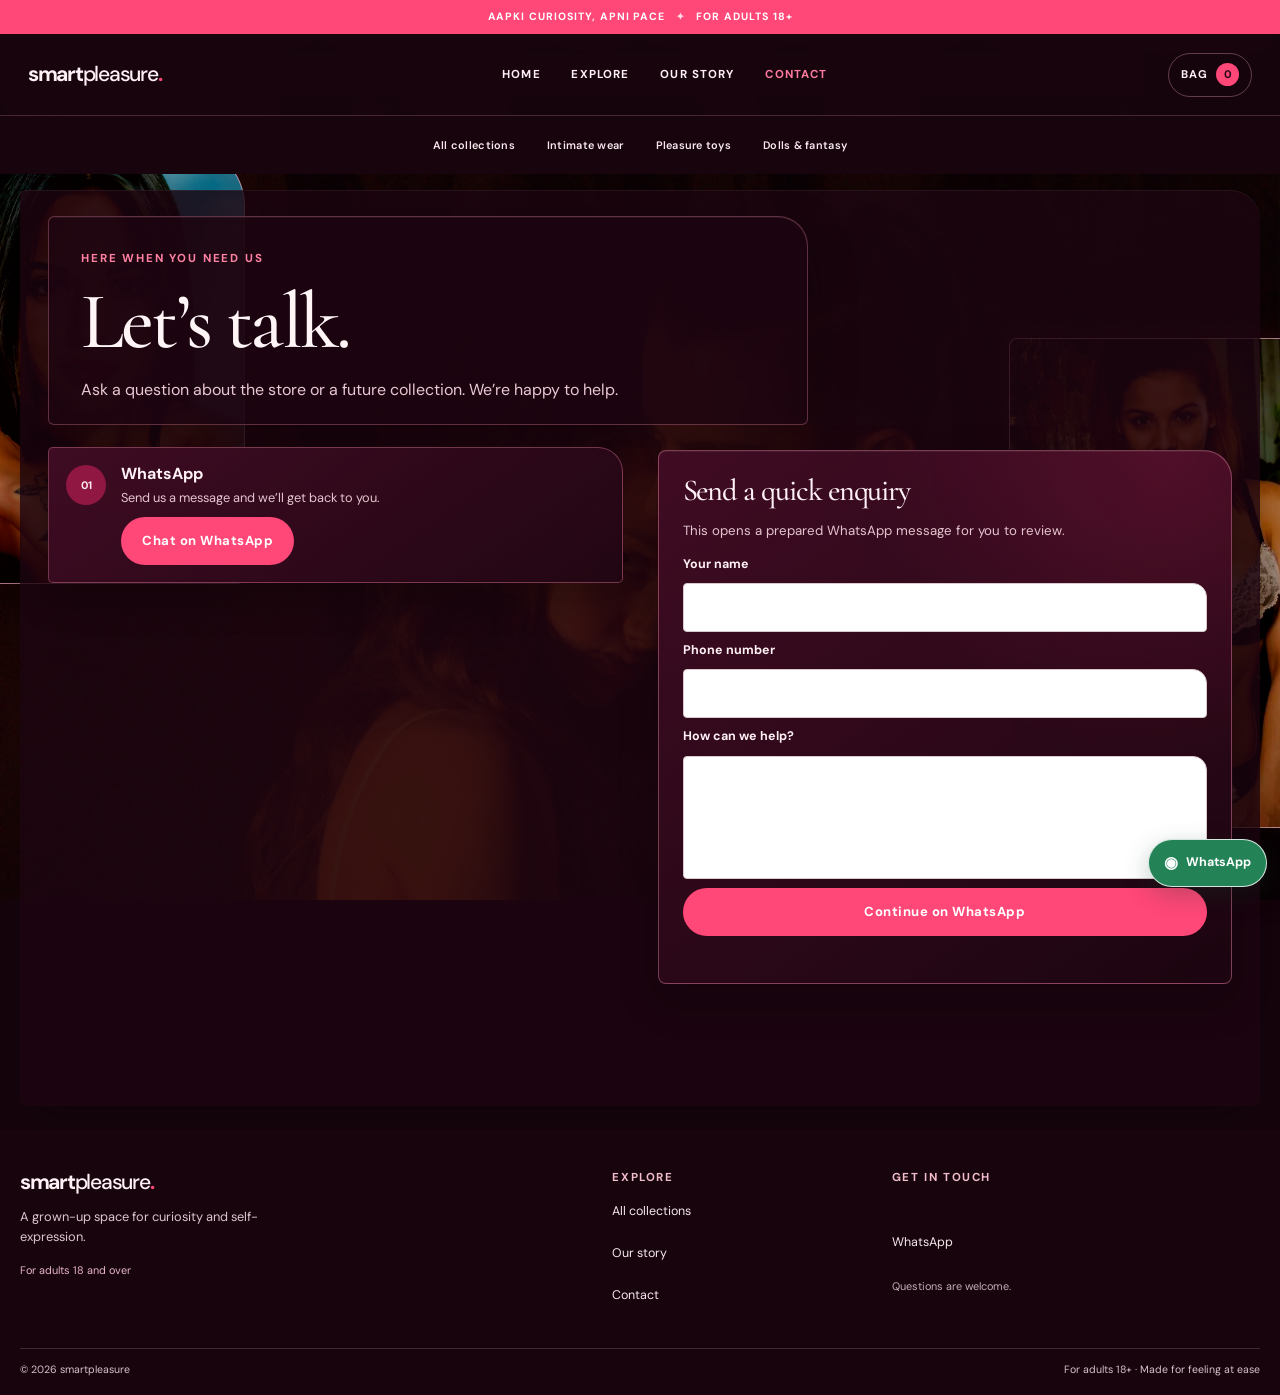
<file: contact.html>
<!doctype html>
<html lang="en-IN">
<head>
  <meta charset="utf-8">
  <meta name="viewport" content="width=device-width, initial-scale=1">
  <meta name="theme-color" content="#2d0e1d">
  <title>Contact | smartpleasure</title>
  <meta name="description" content="Contact smartpleasure with a question about the store. WhatsApp and Telegram details can be configured before launch.">
  <meta property="og:type" content="website">
  <meta property="og:title" content="Contact | smartpleasure">
  <meta property="og:description" content="Contact smartpleasure with a question about the store. WhatsApp and Telegram details can be configured before launch.">
  <meta property="og:url" content="https://smartpleasure.shop/contact.html">
  <meta property="og:image" content="https://smartpleasure.shop/images/campaign-editorial.jpg">
  <meta property="og:image:alt" content="Adult couple in an intimate editorial portrait, dressed in underwear">
  <link rel="preconnect" href="https://fonts.googleapis.com">
  <link rel="preconnect" href="https://fonts.gstatic.com" crossorigin>
  <link href="https://fonts.googleapis.com/css2?family=Cormorant+Garamond:wght@400;500;600;700&family=DM+Sans:wght@400;500;600;700&display=swap" rel="stylesheet">
  <link rel="stylesheet" href="css/style.css">
  <script defer src="js/products.js"></script>
  <script defer src="js/main.js"></script>
</head>
<body>
  <div class="announcement-bar"><span>Aapki curiosity, apni pace</span><span class="announcement-dot" aria-hidden="true">✦</span><span>For adults 18+</span></div>
  <header class="site-header">
    <a class="brand" href="index.html" aria-label="smartpleasure home">smart<span>pleasure</span><i>.</i></a>
    <button class="menu-toggle" type="button" aria-label="Open menu" aria-expanded="false" aria-controls="site-navigation"><span></span><span></span><span></span></button>
    <nav class="site-nav" id="site-navigation" aria-label="Main navigation">
      <a class="" href="index.html">Home</a>
      <a class="" href="shop.html">Explore</a>
      <a class="" href="about.html">Our story</a>
      <a class="active" href="contact.html">Contact</a>
    </nav>
    <a class="header-cart " href="cart.html" aria-label="Open your bag">Bag <span class="cart-count" data-cart-count>0</span></a>
  </header>
  <nav class="category-ribbon" aria-label="Shop by collection">
    <a href="shop.html#products">All collections</a>
    <a href="shop.html?category=garments#products">Intimate wear</a>
    <a href="shop.html?category=toys#products">Pleasure toys</a>
    <a href="shop.html?category=dolls#products">Dolls &amp; fantasy</a>
  </nav><main class="section-wrap contact-page">
    <section class="page-intro page-intro-compact"><p class="eyebrow">Here when you need us</p><h1>Let’s talk.</h1><p>Ask a question about the store or a future collection. We’re happy to help.</p></section>
    <div class="contact-layout">
      <section class="contact-options" id="whatsapp">
        <article class="contact-option"><span class="contact-icon" aria-hidden="true">01</span><div><h2>WhatsApp</h2><p>Send us a message and we’ll get back to you.</p><a class="button button-primary" href="#" data-whatsapp>Chat on WhatsApp</a></div></article>
        <article class="contact-option" data-telegram-card><span class="contact-icon" aria-hidden="true">02</span><div><h2>Telegram</h2><p>Prefer Telegram? You can reach us there too.</p><a class="button button-outline" href="#" data-telegram target="_blank" rel="noopener noreferrer">Open Telegram</a></div></article>
      </section>
      <section class="checkout-card contact-form-card"><h2>Send a quick enquiry</h2><p class="form-intro">This opens a prepared WhatsApp message for you to review.</p>
        <form data-contact-form><label for="contact-name">Your name</label><input id="contact-name" name="name" autocomplete="name" required>
          <label for="contact-phone">Phone number</label><input id="contact-phone" name="phone" type="tel" inputmode="tel" autocomplete="tel" required>
          <label for="contact-message">How can we help?</label><textarea id="contact-message" name="message" rows="4" required></textarea>
          <button class="button button-primary button-wide" type="submit">Continue on WhatsApp</button><p class="form-status" data-contact-status aria-live="polite"></p>
        </form>
      </section>
    </div>
  </main>
  <footer class="site-footer">
    <div class="section-wrap footer-main">
      <div class="footer-brand-block"><a class="brand footer-brand" href="index.html">smart<span>pleasure</span><i>.</i></a><p>A grown-up space for curiosity and self-expression.</p><span class="adult-note">For adults 18 and over</span></div>
      <div class="footer-links"><h2>Explore</h2><a href="shop.html">All collections</a><a href="about.html">Our story</a><a href="contact.html">Contact</a></div>
      <div class="footer-links"><h2>Get in touch</h2><a href="contact.html#whatsapp" data-whatsapp>WhatsApp</a><a href="#" data-telegram target="_blank" rel="noopener noreferrer">Telegram</a><p>Questions are welcome.</p></div>
    </div>
    <div class="section-wrap footer-bottom"><span>© <span data-current-year></span> smartpleasure</span><span>For adults 18+ · Made for feeling at ease</span></div>
  </footer>
  <a class="whatsapp-float" href="#" data-whatsapp aria-label="Chat with smartpleasure on WhatsApp"><span aria-hidden="true">◉</span><span>WhatsApp</span></a></body>
</html>
</file>
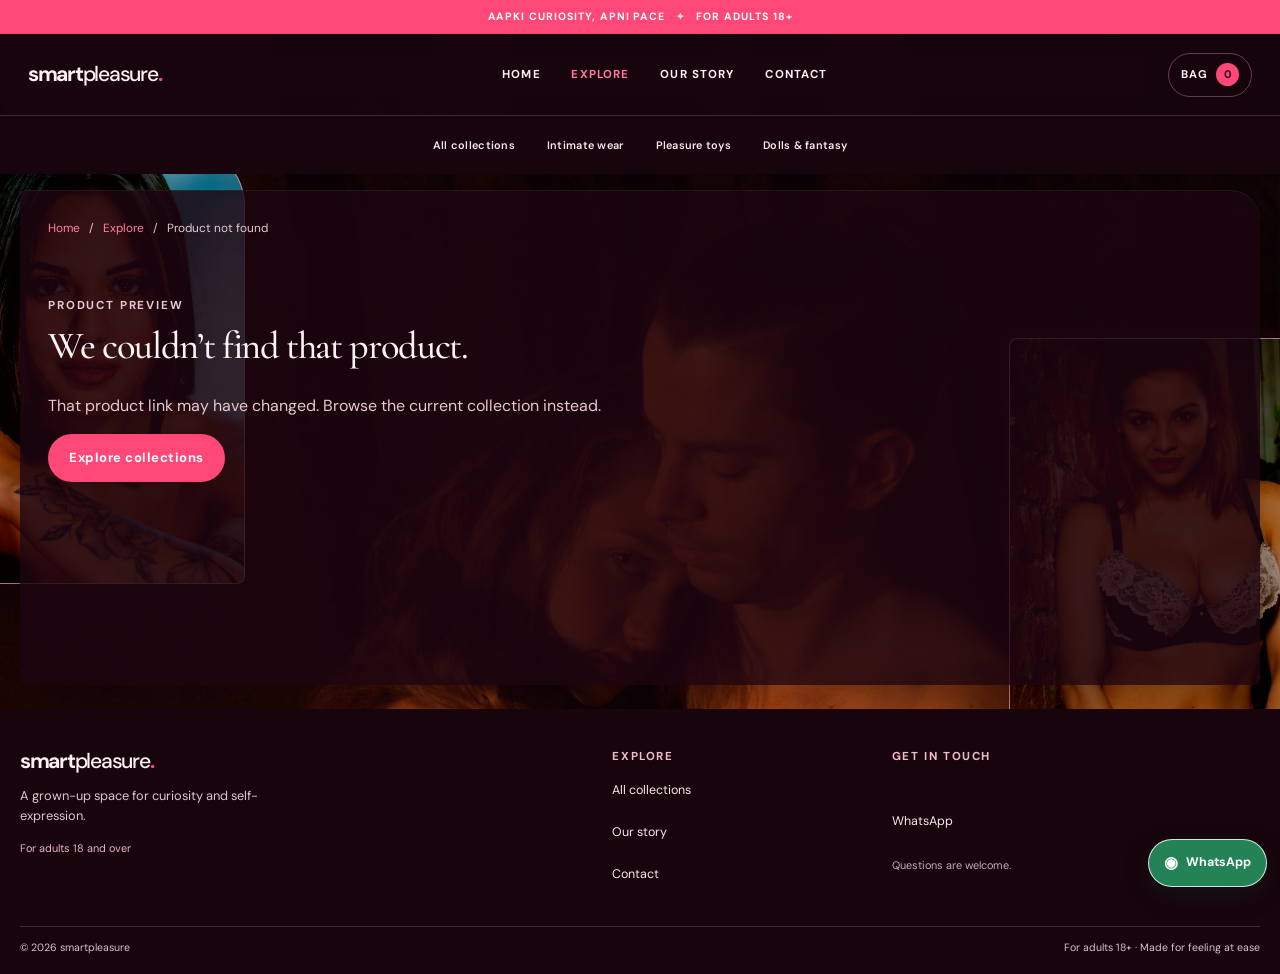
<file: product.html>
<!doctype html>
<html lang="en-IN">
<head>
  <meta charset="utf-8">
  <meta name="viewport" content="width=device-width, initial-scale=1">
  <meta name="theme-color" content="#2d0e1d">
  <title>Product details | smartpleasure</title>
  <meta name="description" content="Product details for the smartpleasure adult wellness collection. Product listings will be added soon.">
  <meta property="og:type" content="website">
  <meta property="og:title" content="Product details | smartpleasure">
  <meta property="og:description" content="Product details for the smartpleasure adult wellness collection. Product listings will be added soon.">
  <meta property="og:url" content="https://smartpleasure.shop/product.html">
  <meta property="og:image" content="https://smartpleasure.shop/images/campaign-editorial.jpg">
  <meta property="og:image:alt" content="Adult couple in an intimate editorial portrait, dressed in underwear">
  <link rel="preconnect" href="https://fonts.googleapis.com">
  <link rel="preconnect" href="https://fonts.gstatic.com" crossorigin>
  <link href="https://fonts.googleapis.com/css2?family=Cormorant+Garamond:wght@400;500;600;700&family=DM+Sans:wght@400;500;600;700&display=swap" rel="stylesheet">
  <link rel="stylesheet" href="css/style.css">
  <script defer src="js/products.js"></script>
  <script defer src="js/main.js"></script>
</head>
<body>
  <div class="announcement-bar"><span>Aapki curiosity, apni pace</span><span class="announcement-dot" aria-hidden="true">✦</span><span>For adults 18+</span></div>
  <header class="site-header">
    <a class="brand" href="index.html" aria-label="smartpleasure home">smart<span>pleasure</span><i>.</i></a>
    <button class="menu-toggle" type="button" aria-label="Open menu" aria-expanded="false" aria-controls="site-navigation"><span></span><span></span><span></span></button>
    <nav class="site-nav" id="site-navigation" aria-label="Main navigation">
      <a class="" href="index.html">Home</a>
      <a class="active" href="shop.html">Explore</a>
      <a class="" href="about.html">Our story</a>
      <a class="" href="contact.html">Contact</a>
    </nav>
    <a class="header-cart " href="cart.html" aria-label="Open your bag">Bag <span class="cart-count" data-cart-count>0</span></a>
  </header>
  <nav class="category-ribbon" aria-label="Shop by collection">
    <a href="shop.html#products">All collections</a>
    <a href="shop.html?category=garments#products">Intimate wear</a>
    <a href="shop.html?category=toys#products">Pleasure toys</a>
    <a href="shop.html?category=dolls#products">Dolls &amp; fantasy</a>
  </nav><main class="section-wrap product-page">
    <nav class="breadcrumbs" aria-label="Breadcrumb"><a href="index.html">Home</a><span aria-hidden="true">/</span><a href="shop.html">Explore</a><span aria-hidden="true">/</span><span data-product-breadcrumb>Product preview</span></nav>
    <div data-product-detail aria-live="polite"><p class="loading-message">Preparing the collection…</p></div>
  </main>
  <footer class="site-footer">
    <div class="section-wrap footer-main">
      <div class="footer-brand-block"><a class="brand footer-brand" href="index.html">smart<span>pleasure</span><i>.</i></a><p>A grown-up space for curiosity and self-expression.</p><span class="adult-note">For adults 18 and over</span></div>
      <div class="footer-links"><h2>Explore</h2><a href="shop.html">All collections</a><a href="about.html">Our story</a><a href="contact.html">Contact</a></div>
      <div class="footer-links"><h2>Get in touch</h2><a href="contact.html#whatsapp" data-whatsapp>WhatsApp</a><a href="#" data-telegram target="_blank" rel="noopener noreferrer">Telegram</a><p>Questions are welcome.</p></div>
    </div>
    <div class="section-wrap footer-bottom"><span>© <span data-current-year></span> smartpleasure</span><span>For adults 18+ · Made for feeling at ease</span></div>
  </footer>
  <a class="whatsapp-float" href="#" data-whatsapp aria-label="Chat with smartpleasure on WhatsApp"><span aria-hidden="true">◉</span><span>WhatsApp</span></a></body>
</html>
</file>
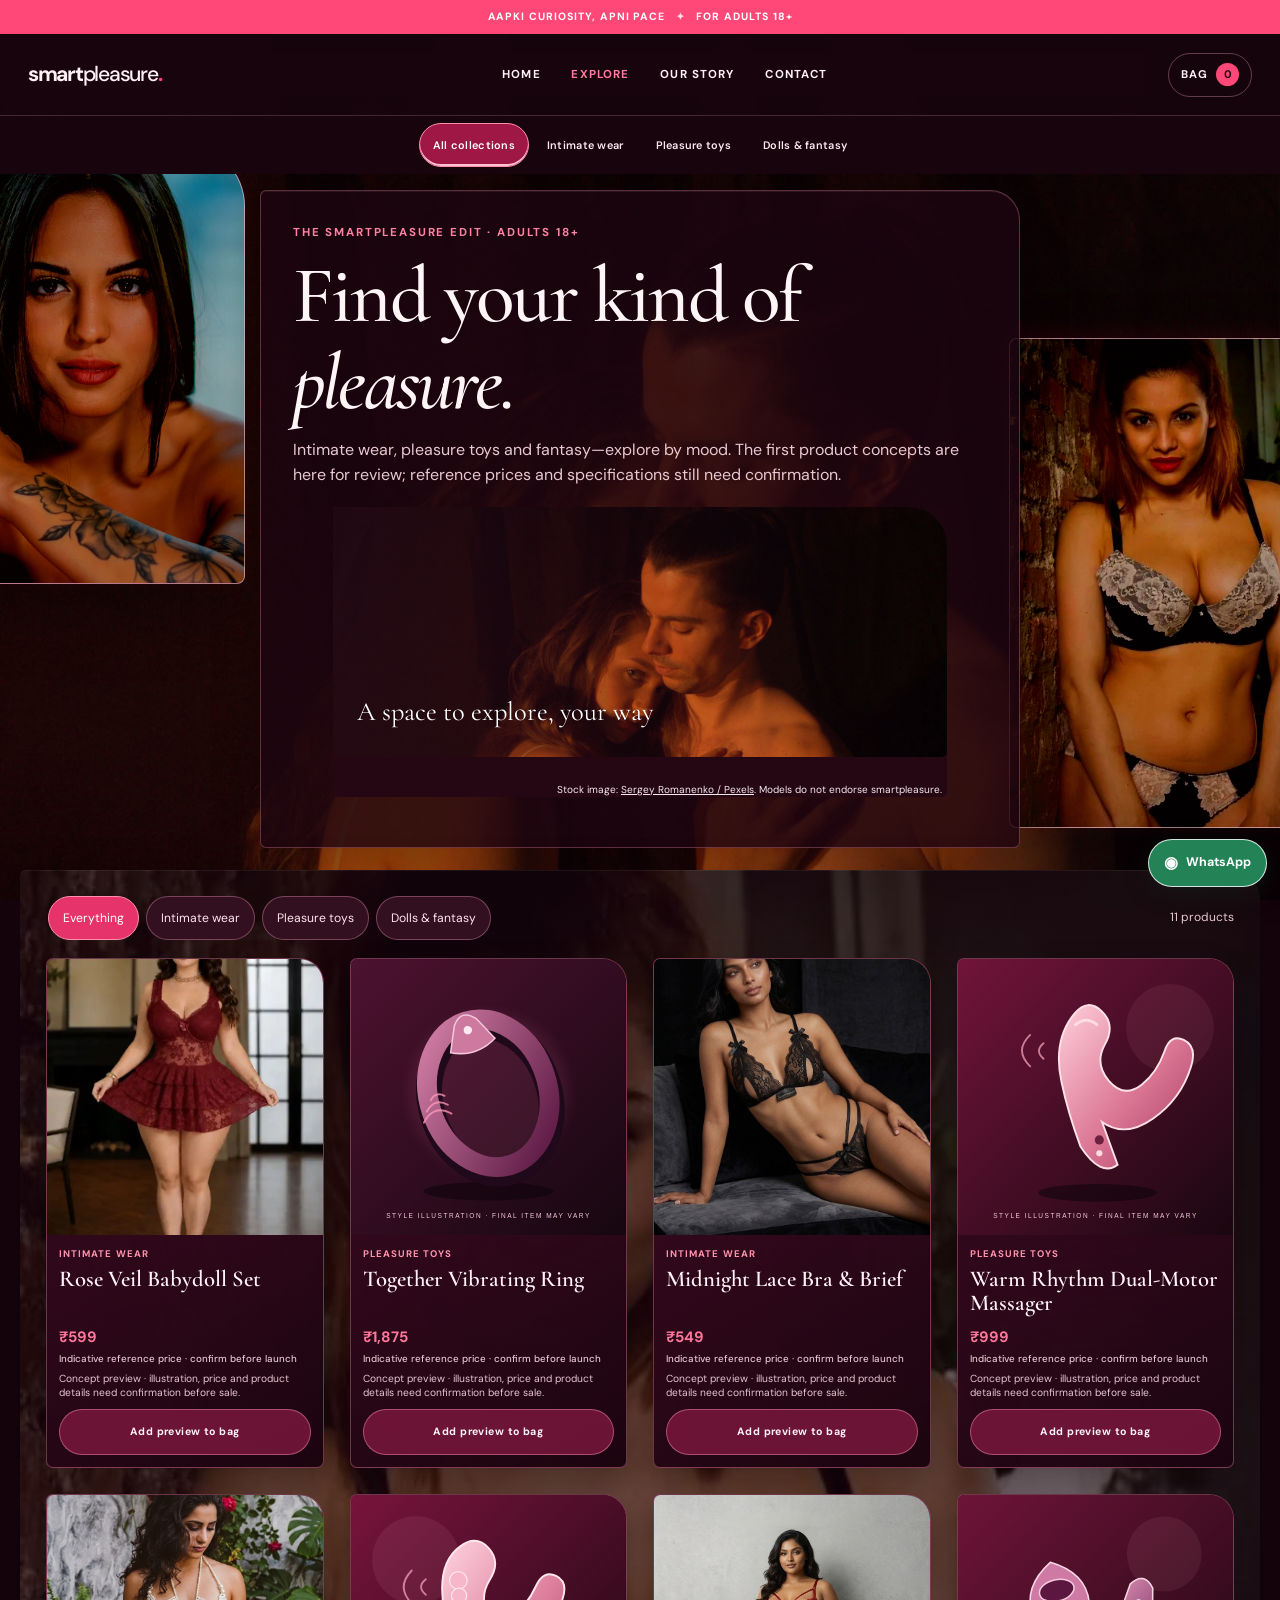
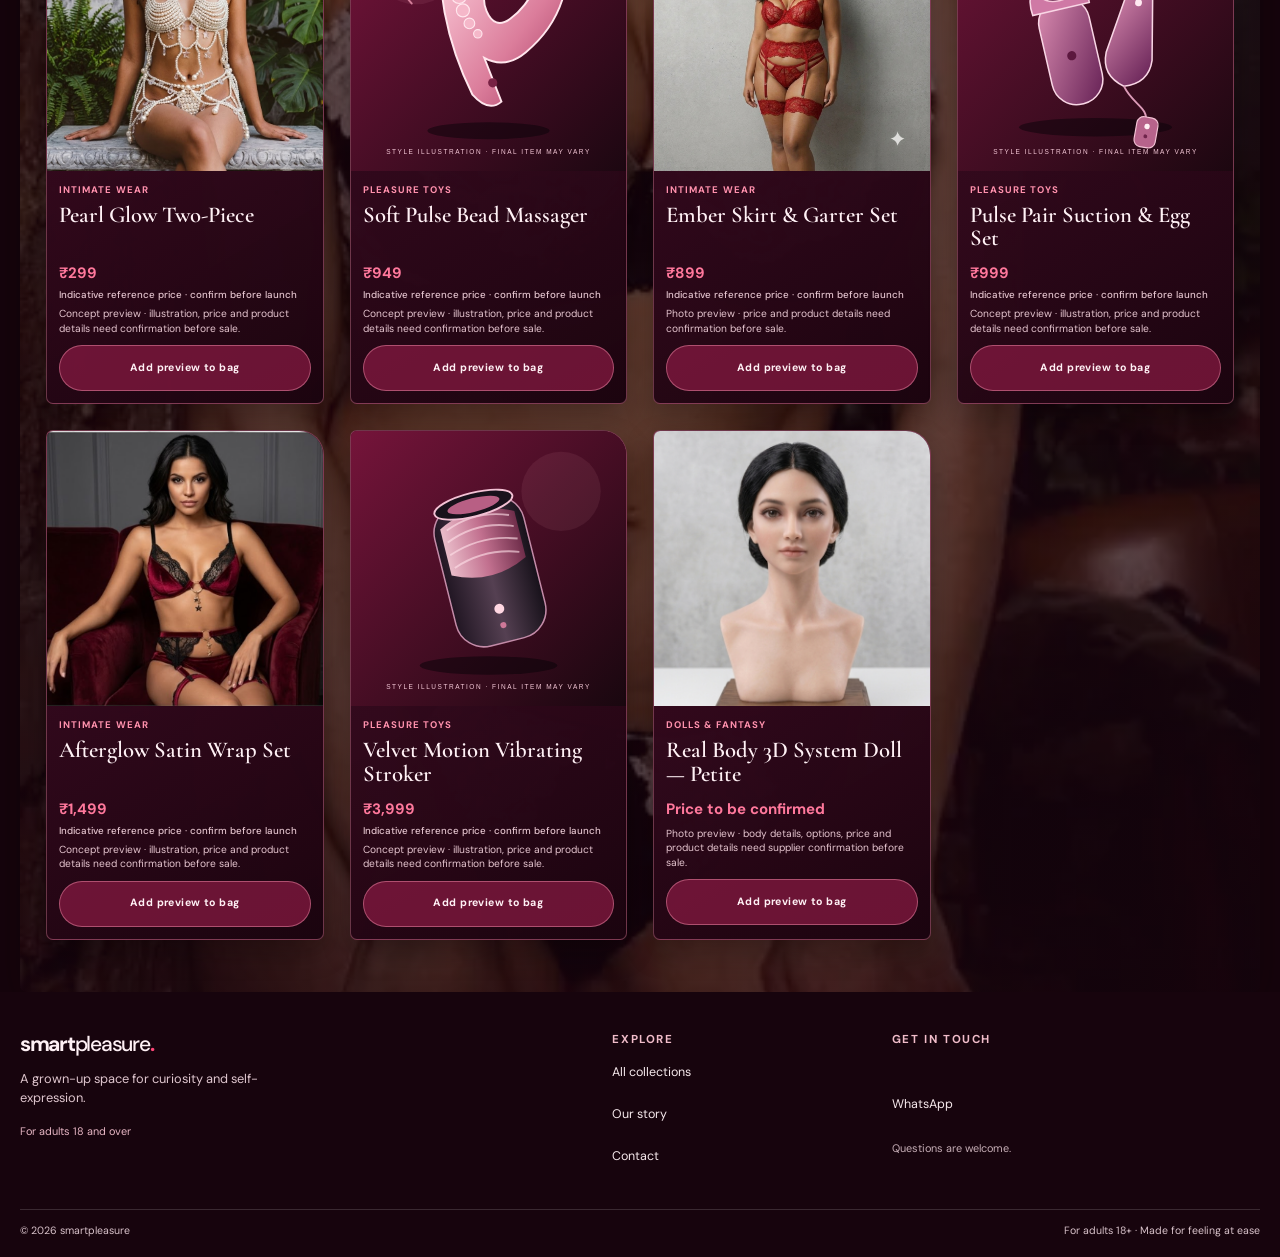
<file: shop.html>
<!doctype html>
<html lang="en-IN">
<head>
  <meta charset="utf-8">
  <meta name="viewport" content="width=device-width, initial-scale=1">
  <meta name="theme-color" content="#2d0e1d">
  <title>Explore | smartpleasure intimate wear and pleasure wellness</title>
  <meta name="description" content="Explore the smartpleasure collections for adults 18+. Product listings and prices will be added as the catalogue is prepared.">
  <meta property="og:type" content="website">
  <meta property="og:title" content="Explore | smartpleasure intimate wear and pleasure wellness">
  <meta property="og:description" content="Explore the smartpleasure collections for adults 18+. Product listings and prices will be added as the catalogue is prepared.">
  <meta property="og:url" content="https://smartpleasure.shop/shop.html">
  <meta property="og:image" content="https://smartpleasure.shop/images/campaign-editorial.jpg">
  <meta property="og:image:alt" content="Adult couple in an intimate editorial portrait, dressed in underwear">
  <link rel="preconnect" href="https://fonts.googleapis.com">
  <link rel="preconnect" href="https://fonts.gstatic.com" crossorigin>
  <link href="https://fonts.googleapis.com/css2?family=Cormorant+Garamond:wght@400;500;600;700&family=DM+Sans:wght@400;500;600;700&display=swap" rel="stylesheet">
  <link rel="stylesheet" href="css/style.css">
  <script defer src="js/products.js"></script>
  <script defer src="js/main.js"></script>
</head>
<body>
  <div class="announcement-bar"><span>Aapki curiosity, apni pace</span><span class="announcement-dot" aria-hidden="true">✦</span><span>For adults 18+</span></div>
  <header class="site-header">
    <a class="brand" href="index.html" aria-label="smartpleasure home">smart<span>pleasure</span><i>.</i></a>
    <button class="menu-toggle" type="button" aria-label="Open menu" aria-expanded="false" aria-controls="site-navigation"><span></span><span></span><span></span></button>
    <nav class="site-nav" id="site-navigation" aria-label="Main navigation">
      <a class="" href="index.html">Home</a>
      <a class="active" href="shop.html">Explore</a>
      <a class="" href="about.html">Our story</a>
      <a class="" href="contact.html">Contact</a>
    </nav>
    <a class="header-cart " href="cart.html" aria-label="Open your bag">Bag <span class="cart-count" data-cart-count>0</span></a>
  </header>
  <nav class="category-ribbon" aria-label="Shop by collection">
    <a href="shop.html#products">All collections</a>
    <a href="shop.html?category=garments#products">Intimate wear</a>
    <a href="shop.html?category=toys#products">Pleasure toys</a>
    <a href="shop.html?category=dolls#products">Dolls &amp; fantasy</a>
  </nav><main class="shop-page">
    <section class="page-intro section-wrap">
      <p class="eyebrow">The smartpleasure edit · Adults 18+</p>
      <h1>Find your kind of <em>pleasure.</em></h1>
      <p>Intimate wear, pleasure toys and fantasy—explore by mood. The first product concepts are here for review; reference prices and specifications still need confirmation.</p>
      <figure class="shop-intro-image"><img src="images/campaign-editorial.jpg" alt="Adult couple sharing an intimate embrace in a softly lit editorial portrait" loading="lazy"><span>A space to explore, your way</span><figcaption>Stock image: <a href="https://www.pexels.com/photo/man-and-woman-in-underwear-embracing-in-spotlight-19017952/" target="_blank" rel="noopener noreferrer">Sergey Romanenko / Pexels</a>. Models do not endorse smartpleasure.</figcaption></figure>
    </section>
    <section class="section-wrap shop-section" id="products">
      <div class="shop-toolbar">
        <div class="filter-list" role="group" aria-label="Filter collections">
          <button class="filter-button is-active" type="button" data-product-filter="all" aria-pressed="true">Everything</button>
          <button class="filter-button" type="button" data-product-filter="garments" aria-pressed="false">Intimate wear</button>
          <button class="filter-button" type="button" data-product-filter="toys" aria-pressed="false">Pleasure toys</button>
          <button class="filter-button" type="button" data-product-filter="dolls" aria-pressed="false">Dolls &amp; fantasy</button>
        </div>
        <p class="shop-count" data-product-count aria-live="polite">0 products</p>
      </div>
      <section class="doll-configurator" data-doll-configurator hidden aria-labelledby="doll-configurator-title">
        <div class="doll-configurator-heading">
          <p class="eyebrow">Live doll filters</p>
          <h2 id="doll-configurator-title">Find your preferred look</h2>
          <p>Filter by body type, skin tone, hair type and ethnicity. Results update as you choose.</p>
        </div>
        <div class="doll-configurator-filters" role="group" aria-label="Doll appearance filters">
          <label>Body type
            <select data-doll-filter="bodyType">
              <option value="all">All body types</option>
              <option value="petite">Petite</option>
              <option value="curvy">Curvy</option>
              <option value="milf">MILF</option>
              <option value="hourglass">Hourglass</option>
            </select>
          </label>
          <label>Skin tone
            <select data-doll-filter="skinTones">
              <option value="all">All skin tones</option>
              <option value="light">Light</option>
              <option value="medium">Medium</option>
              <option value="deep">Deep</option>
            </select>
          </label>
          <label>Hair type
            <select data-doll-filter="hairTypes">
              <option value="all">All hair types</option>
              <option value="straight">Straight</option>
              <option value="wavy">Wavy</option>
              <option value="long-waves">Long waves</option>
              <option value="pulled-back">Pulled back</option>
              <option value="curly">Curly</option>
            </select>
          </label>
          <label>Ethnicity
            <select data-doll-filter="ethnicities">
              <option value="all">All / not specified</option>
              <option value="unconfirmed">Not confirmed yet</option>
              <option value="south-asian">South Asian</option>
              <option value="east-asian">East Asian</option>
              <option value="southeast-asian">Southeast Asian</option>
              <option value="african">African</option>
              <option value="european">European</option>
              <option value="middle-eastern">Middle Eastern</option>
              <option value="latin-american">Latin American</option>
              <option value="mixed-other">Mixed / other</option>
            </select>
          </label>
        </div>
        <p class="doll-configurator-status" data-doll-configurator-status aria-live="polite">Only the Petite listing is available so far. Other body types can be added to this configurator as their products are ready.</p>
        <p class="doll-configurator-note">Ethnicity is not inferred from the reference images; those tags need supplier confirmation.</p>
      </section>
      <div class="product-grid" data-product-grid aria-live="polite"></div>
      <div class="collection-placeholder-list" data-collection-placeholders aria-live="polite" hidden></div>
    </section>
  </main>
  <footer class="site-footer">
    <div class="section-wrap footer-main">
      <div class="footer-brand-block"><a class="brand footer-brand" href="index.html">smart<span>pleasure</span><i>.</i></a><p>A grown-up space for curiosity and self-expression.</p><span class="adult-note">For adults 18 and over</span></div>
      <div class="footer-links"><h2>Explore</h2><a href="shop.html">All collections</a><a href="about.html">Our story</a><a href="contact.html">Contact</a></div>
      <div class="footer-links"><h2>Get in touch</h2><a href="contact.html#whatsapp" data-whatsapp>WhatsApp</a><a href="#" data-telegram target="_blank" rel="noopener noreferrer">Telegram</a><p>Questions are welcome.</p></div>
    </div>
    <div class="section-wrap footer-bottom"><span>© <span data-current-year></span> smartpleasure</span><span>For adults 18+ · Made for feeling at ease</span></div>
  </footer>
  <a class="whatsapp-float" href="#" data-whatsapp aria-label="Chat with smartpleasure on WhatsApp"><span aria-hidden="true">◉</span><span>WhatsApp</span></a></body>
</html>
</file>
<file: css/style.css>
/* smartpleasure storefront — original, mobile-first styles. */
:root {
  --wine-950:#210b17; --wine-900:#2d0e1d; --wine-800:#4b1b32; --wine-700:#672543;
  --rose-700:#b73361; --rose-600:#cf4b73; --rose-300:#efbdca; --rose-100:#f8e6eb;
  --ivory:#fffaf6; --paper:#fffefd; --sand:#f4ede7; --ink:#2c1c23; --muted:#75666a;
  --line:#e8d9dc; --success:#287454; --whatsapp:#238357;
  --heading:"Cormorant Garamond", Georgia, serif; --body:"DM Sans", "Segoe UI", Arial, sans-serif;
  --page-width:1240px; --soft-shadow:0 18px 50px rgba(51,13,31,.13);
}
* { box-sizing:border-box; }
html { scroll-behavior:smooth; }
body { min-width:320px; margin:0; background:var(--ivory); color:var(--ink); font-family:var(--body); font-size:16px; line-height:1.55; -webkit-font-smoothing:antialiased; }
img { display:block; max-width:100%; }
button,input,textarea,select { font:inherit; }
a { color:inherit; }
button,a { -webkit-tap-highlight-color:transparent; }
:focus-visible { outline:3px solid #d54978; outline-offset:3px; }
h1,h2,h3,p { margin-top:0; }
h1,h2,h3 { line-height:1.08; }
h1,h2 { font-family:var(--heading); font-weight:500; letter-spacing:-.035em; }
h1 { font-size:clamp(2.9rem,10vw,5.9rem); }
h2 { font-size:clamp(2rem,6vw,3.4rem); }
h3 { font-size:1.1rem; }
[hidden] { display:none!important; }
.section-wrap { width:min(var(--page-width),calc(100% - 36px)); margin-inline:auto; }
.eyebrow { display:flex; align-items:center; gap:9px; margin:0 0 12px; color:var(--rose-700); font-size:.72rem; font-weight:700; letter-spacing:.16em; line-height:1.4; text-transform:uppercase; }
.light-eyebrow { color:#f1bdca; }
.eyebrow-line { display:inline-block; width:28px; height:1px; background:currentColor; }
.muted { color:var(--muted); }

/* A factual announcement strip with no unconfirmed offer or shipping claims. */
.announcement-bar { display:flex; min-height:34px; align-items:center; justify-content:center; gap:11px; padding:6px 14px; background:var(--rose-600); color:#fff; font-size:.66rem; font-weight:700; letter-spacing:.09em; text-align:center; text-transform:uppercase; }
.announcement-dot { color:#ffdce5; font-size:.65rem; }

/* Main navigation */
.site-header { position:sticky; z-index:30; top:0; display:grid; min-height:72px; grid-template-columns:1fr auto auto; align-items:center; gap:12px; padding:10px 18px; border-bottom:1px solid rgba(91,32,57,.12); background:rgba(255,250,246,.96); backdrop-filter:blur(14px); }
.brand { display:inline-flex; align-items:baseline; width:max-content; color:var(--wine-900); font-size:1.12rem; font-weight:700; letter-spacing:-.06em; line-height:1; text-decoration:none; }
.brand span { font-weight:500; }
.brand i { color:var(--rose-600); font-style:normal; }
.menu-toggle { display:grid; width:44px; height:44px; place-content:center; gap:5px; padding:0; border:1px solid var(--line); border-radius:50%; background:transparent; cursor:pointer; }
.menu-toggle span { display:block; width:16px; height:1.5px; background:var(--wine-900); }
.site-nav { position:absolute; top:calc(100% + 1px); right:0; left:0; display:none; flex-direction:column; padding:8px 18px 18px; border-bottom:1px solid var(--line); background:var(--ivory); }
.site-nav.is-open { display:flex; }
.site-nav a { display:flex; min-height:48px; align-items:center; border-bottom:1px solid rgba(91,32,57,.1); color:var(--wine-900); font-size:.8rem; font-weight:700; letter-spacing:.1em; text-decoration:none; text-transform:uppercase; }
.site-nav a.active,.site-nav a:hover { color:var(--rose-700); }
.header-cart { display:inline-flex; min-height:44px; align-items:center; gap:8px; padding:0 12px; border:1px solid var(--line); border-radius:999px; color:var(--wine-900); font-size:.7rem; font-weight:700; letter-spacing:.08em; text-decoration:none; text-transform:uppercase; }
.cart-count { display:grid; min-width:23px; height:23px; place-items:center; border-radius:50%; background:var(--wine-900); color:#fff; font-size:.69rem; letter-spacing:0; }

/* Horizontal category shortcuts */
.category-ribbon { position:relative; z-index:5; display:flex; gap:4px; overflow-x:auto; padding:7px 14px; background:var(--wine-950); scrollbar-width:none; }
.category-ribbon::-webkit-scrollbar { display:none; }
.category-ribbon a { display:inline-flex; min-height:44px; flex:0 0 auto; align-items:center; padding:0 13px; border:1px solid transparent; border-radius:999px; color:#f8e9ed; font-size:.68rem; font-weight:600; letter-spacing:.025em; text-decoration:none; transition:background .2s ease,color .2s ease,border-color .2s ease; }
.category-ribbon a:hover,.category-ribbon a:focus-visible { background:var(--rose-600); color:#fff; }
.category-ribbon a.is-active { border-color:rgba(248,230,235,.46); background:rgba(207,75,115,.2); color:#fff; box-shadow:inset 0 -2px var(--rose-300); }

/* Reusable buttons and links */
.button { display:inline-flex; min-height:48px; align-items:center; justify-content:center; gap:10px; padding:11px 20px; border:1px solid transparent; border-radius:999px; font-size:.82rem; font-weight:700; letter-spacing:.04em; text-align:center; text-decoration:none; cursor:pointer; transition:transform .2s ease,background .2s ease,color .2s ease,box-shadow .2s ease; }
.button:hover { transform:translateY(-2px); }
.button-primary { background:var(--rose-600); color:#fff; }
.button-primary:hover { background:var(--rose-700); box-shadow:0 10px 24px rgba(183,51,97,.25); }
.button-outline { border-color:var(--wine-800); background:transparent; color:var(--wine-900); }
.button-outline:hover { background:var(--wine-900); color:#fff; }
.button-light { background:var(--ivory); color:var(--wine-900); }
.button-light:hover { background:#f4dce4; }
.button-small { min-height:44px; padding:9px 14px; font-size:.76rem; }
.button-wide { width:100%; }
.text-link,.hero-text-link,.continue-link { display:inline-flex; min-height:44px; align-items:center; gap:8px; color:var(--wine-800); font-size:.8rem; font-weight:700; text-decoration-thickness:1px; text-underline-offset:4px; }

/* Home: editorial hero */
.editorial-hero { position:relative; display:grid; gap:16px; overflow:hidden; width:calc(100% - 20px); max-width:1440px; min-height:0; margin:10px auto 0; padding:32px 18px 24px; border-radius:7px 7px 28px 28px; background:radial-gradient(ellipse at 76% 13%,rgba(218,98,134,.24),transparent 35%),linear-gradient(135deg,#27101c,#4c1a31 70%,#672640); color:#fff9fa; }
.hero-copy { position:relative; z-index:4; max-width:610px; }
.hero-copy .eyebrow { margin-bottom:13px; }
.hero h1 { margin:0 0 13px; color:#fffaf8; font-size:clamp(3.35rem,15vw,5.3rem); letter-spacing:-.045em; line-height:.86; }
.hero h1 em { color:#f1b9c7; font-weight:400; }
.hero-lede { max-width:440px; margin-bottom:19px; color:#f0dfe3; font-size:.92rem; }
.hero-actions { display:flex; flex-wrap:wrap; align-items:center; gap:4px 14px; }
.hero-text-link { color:#fff1f4; }
.hero-footnote { display:flex; align-items:center; gap:8px; margin:14px 0 0; color:#dfc3cc; font-size:.68rem; }
.hero-footnote span { display:grid; width:25px; height:25px; place-items:center; border:1px solid rgba(255,255,255,.55); border-radius:50%; color:#fff; font-size:.58rem; font-weight:700; }
.hero-visual { position:relative; width:100%; min-height:332px; margin:4px auto 0; }
.hero-image { position:absolute; top:0; left:12%; width:74%; height:91%; border:5px solid rgba(255,255,255,.92); border-radius:48% 48% 8px 8px; background:#75415a; box-shadow:0 20px 44px rgba(13,4,9,.32); object-fit:cover; object-position:center 45%; }
.hero-halo { position:absolute; z-index:0; display:block; border:1px solid rgba(245,185,202,.3); border-radius:50%; pointer-events:none; }
.halo-one { top:-15px; right:2%; width:116px; height:116px; background:radial-gradient(circle,rgba(214,117,147,.28),transparent 70%); }
.halo-two { bottom:6%; left:0; width:174px; height:174px; border-style:dashed; }
.floating-photo { position:absolute; z-index:3; top:8%; right:0; display:block; width:34%; padding:5px; border:1px solid rgba(255,255,255,.8); border-radius:7px 25px 7px 7px; background:var(--ivory); box-shadow:0 12px 30px rgba(12,4,8,.3); color:var(--wine-900); text-decoration:none; animation:card-drift 5.6s ease-in-out infinite; }
.floating-photo img { width:100%; aspect-ratio:.78; border-radius:3px 17px 3px 3px; object-fit:cover; object-position:center 20%; }
.floating-photo span { display:flex; align-items:center; justify-content:space-between; gap:3px; padding:6px 3px 1px; font-size:.55rem; font-weight:700; letter-spacing:.04em; text-transform:uppercase; }
.floating-photo b { font-size:.75rem; }
.hero-seal { position:absolute; z-index:4; right:1%; bottom:2%; display:grid; width:66px; height:66px; align-content:center; border:1px solid rgba(255,255,255,.7); border-radius:50%; background:var(--rose-600); box-shadow:0 10px 24px rgba(14,3,9,.26); color:#fff; font-size:.48rem; line-height:1.1; text-align:center; text-transform:uppercase; transform:rotate(8deg); }
.hero-seal strong { font-size:.67rem; letter-spacing:.06em; }
.image-caption { position:absolute; z-index:5; right:6%; bottom:0; left:6%; padding:5px 7px; border-radius:4px; background:rgba(255,250,246,.93); color:var(--wine-900); font-size:.55rem; line-height:1.35; text-align:center; }
.image-caption a { color:var(--wine-800); font-weight:700; text-underline-offset:2px; }
.hero-side-note { display:none; }
/* Experience strip */
.experience-strip { display:flex; min-height:68px; flex-wrap:wrap; align-items:center; justify-content:center; gap:6px 20px; padding:12px 18px; background:#f5e4e9; color:var(--wine-900); font-size:.68rem; font-weight:700; letter-spacing:.035em; }
.experience-strip>div { display:flex; align-items:center; gap:8px; }
.experience-icon { color:var(--rose-700); font-size:.9rem; }
.experience-divider { width:1px; height:18px; background:#d8bcc5; }

/* Animated image lanes */
.mood-marquee { overflow:hidden; padding-block:30px 28px; background:#30101f; color:#fff; }
.marquee-heading { display:flex; flex-wrap:wrap; align-items:end; justify-content:space-between; gap:6px 24px; margin-bottom:12px; }
.marquee-heading .eyebrow { margin-bottom:7px; color:#f1b7c7; }
.marquee-heading h2 { margin:0; color:#fff8f8; font-size:clamp(2rem,7vw,3.25rem); }
.marquee-heading>p { margin:0 0 5px; color:#e9cbd3; font-size:.73rem; }
.marquee-lane { overflow:hidden; padding-block:8px; mask-image:linear-gradient(90deg,transparent,#000 5%,#000 95%,transparent); -webkit-mask-image:linear-gradient(90deg,transparent,#000 5%,#000 95%,transparent); }
.marquee-lane-bottom { margin-top:-4px; }
.marquee-track,.marquee-group { display:flex; width:max-content; align-items:center; gap:11px; }
.marquee-track { animation:ticker-forward 48s linear infinite; will-change:transform; }
.marquee-reverse { animation-name:ticker-reverse; animation-duration:54s; }
.marquee-group { flex:0 0 auto; gap:11px; padding-right:11px; }
.mood-card { position:relative; display:block; width:clamp(136px,19vw,214px); height:clamp(165px,23vw,252px); overflow:hidden; border:1px solid rgba(255,255,255,.36); border-radius:8px 32px 8px 8px; background:#6d304b; box-shadow:0 11px 26px rgba(10,2,7,.25); color:#fff; text-decoration:none; animation:card-drift 6s ease-in-out infinite; transition:box-shadow .2s ease,border-color .2s ease; }
.mood-card:nth-child(2) { animation-delay:-1.4s; }
.mood-card:nth-child(3) { animation-delay:-2.8s; }
.mood-card:nth-child(4) { animation-delay:-4.1s; }
.mood-card img { width:100%; height:100%; object-fit:cover; transition:transform .45s ease; }
.mood-lingerie img { object-position:center 24%; }
.mood-couple img { object-position:center 46%; }
.mood-detail img { object-position:center 56%; filter:saturate(.8); }
.mood-fantasy img { object-position:center 38%; filter:sepia(.12) saturate(.85); }
.mood-card::after { position:absolute; inset:0; background:linear-gradient(0deg,rgba(20,5,13,.86),transparent 63%); content:""; }
.mood-card span { position:absolute; z-index:1; right:9px; bottom:10px; left:10px; display:flex; align-items:center; justify-content:space-between; gap:5px; font-size:.68rem; font-weight:700; }
.mood-card b { display:grid; width:26px; height:26px; flex:0 0 auto; place-items:center; border:1px solid rgba(255,255,255,.72); border-radius:50%; font-size:.8rem; }
.mood-card:hover,.mood-card:focus-visible { border-color:#ffc9d8; box-shadow:0 16px 32px rgba(8,2,6,.4); }
.mood-card:hover img { transform:scale(1.06); }
.mood-marquee:hover .marquee-track,.mood-marquee:focus-within .marquee-track { animation-play-state:paused; }

/* Collection modules: individual photo backdrops, product placeholders and tag links. */
.collection-section { padding-block:56px 60px; }
.section-heading { display:flex; flex-wrap:wrap; align-items:end; justify-content:space-between; gap:8px 24px; margin-bottom:20px; }
.section-heading h2 { margin-bottom:8px; color:var(--wine-900); }
.section-heading p:not(.eyebrow) { margin-bottom:0; color:var(--muted); font-size:.87rem; }
.collection-modules { display:grid; grid-template-columns:1fr; gap:14px; }
.collection-module { min-width:0; overflow:hidden; border:1px solid rgba(93,40,61,.18); border-radius:6px 28px 6px 6px; background:rgba(255,250,246,.98); box-shadow:0 12px 34px rgba(27,7,18,.18); transition:box-shadow .2s ease; scroll-margin-top:110px; }
.collection-module:hover { box-shadow:0 18px 44px rgba(27,7,18,.26); }
.collection-module-all { grid-column:1/-1; }
.collection-card { position:relative; display:flex; min-height:186px; overflow:hidden; flex-direction:column; align-items:flex-start; justify-content:flex-end; gap:6px; padding:17px 16px; border:0; border-radius:0; background:var(--wine-800); color:#fff; text-decoration:none; }
.collection-card::before,.collection-card::after { position:absolute; content:""; pointer-events:none; }
.collection-card::before { z-index:1; inset:0; border:0; border-radius:inherit; background:linear-gradient(0deg,rgba(25,5,15,.86),rgba(35,8,21,.12) 80%); }
.collection-card::after { z-index:2; top:15px; right:16px; width:42px; height:42px; border:1px solid rgba(255,255,255,.58); border-radius:50%; box-shadow:0 0 0 8px rgba(255,255,255,.08); }
.collection-backdrop { position:absolute; z-index:0; inset:0; width:100%; height:100%; object-fit:cover; object-position:center 32%; transition:transform .5s ease; }
.collection-card:hover .collection-backdrop,.collection-card:focus-visible .collection-backdrop { transform:scale(1.045); }
.collection-number,.collection-name,.collection-link { position:relative; z-index:3; }
.collection-number { margin-bottom:auto; color:rgba(255,255,255,.88); font-size:.58rem; font-weight:700; letter-spacing:.14em; }
.collection-name { max-width:16ch; margin:0; color:#fff; font-family:var(--heading); font-size:clamp(1.7rem,7vw,2.4rem); font-weight:600; line-height:.98; }
.collection-link { display:flex; min-height:34px; align-items:center; gap:8px; margin-top:3px; color:#fff4f6; font-size:.62rem; font-weight:700; letter-spacing:.08em; text-transform:uppercase; }
.collection-link b { display:grid; width:25px; height:25px; place-items:center; border:1px solid rgba(255,255,255,.7); border-radius:50%; font-size:.8rem; }
.collection-all .collection-backdrop { object-position:center 27%; }
.collection-wear .collection-backdrop { object-position:center 23%; }
.collection-toys .collection-backdrop { object-position:center 23%; }
.collection-fantasy .collection-backdrop { object-position:center 23%; }
.module-placeholder-grid { display:grid; grid-template-columns:repeat(2,minmax(0,1fr)); gap:8px; padding:9px 9px 7px; }
.module-product-placeholder { min-width:0; overflow:hidden; border:1px dashed #d9b7c2; border-radius:5px 18px 5px 5px; background:#fffefd; }
.placeholder-art { position:relative; display:grid; min-height:84px; place-items:center; overflow:hidden; background:radial-gradient(circle at 74% 24%,rgba(207,75,115,.2),transparent 26%),linear-gradient(135deg,#f7e4e9,#ead1d8); color:var(--wine-700); }
.placeholder-art::before,.placeholder-art::after { position:absolute; width:58px; height:58px; border:1px solid rgba(103,37,67,.18); border-radius:50%; content:""; }
.placeholder-art::after { width:36px; height:36px; }
.placeholder-art span { position:relative; z-index:1; padding:4px 7px; background:rgba(255,250,246,.82); font-size:.48rem; font-weight:700; letter-spacing:.12em; line-height:1.3; text-align:center; }
.placeholder-art b { position:absolute; top:7px; right:9px; color:var(--rose-700); font-size:.82rem; }
.placeholder-art-alt { background:radial-gradient(circle at 25% 24%,rgba(207,75,115,.2),transparent 26%),linear-gradient(135deg,#eee0e1,#dbc0ca); }
.placeholder-copy { padding:8px 9px 10px; }
.placeholder-label { display:inline-flex; min-height:22px; align-items:center; padding:2px 7px; border-radius:999px; background:var(--rose-100); color:var(--wine-800); font-size:.49rem; font-weight:700; letter-spacing:.04em; text-transform:uppercase; }
.placeholder-copy h3 { margin:6px 0 3px; color:var(--wine-900); font-size:.72rem; line-height:1.15; }
.placeholder-copy p { margin:0; color:var(--muted); font-size:.62rem; line-height:1.35; }
.module-tags { display:flex; flex-wrap:wrap; gap:6px; padding:2px 10px 12px; }
.module-tags a { display:inline-flex; min-height:44px; align-items:center; padding:7px 10px; border:1px solid rgba(183,51,97,.12); border-radius:999px; background:var(--rose-100); color:var(--wine-800); font-size:.61rem; font-weight:700; text-decoration:none; transition:background .18s ease,color .18s ease,transform .18s ease; }
.module-tags a:hover,.module-tags a:focus-visible { transform:translateY(-1px); background:var(--wine-800); color:#fff; }
.collection-placeholder-list { display:grid; grid-template-columns:1fr; gap:14px; }
.collection-placeholder-list.has-one-module { max-width:620px; margin-inline:auto; }
.shop-collection-module .collection-card { min-height:200px; }

/* Inventory remains empty until real product details are supplied. */
.catalogue-preview { padding-block:40px 66px; }
.catalogue-preview .section-heading { margin-bottom:18px; }
.product-grid { display:grid; grid-template-columns:repeat(2,minmax(0,1fr)); gap:18px 12px; }
.empty-products { grid-column:1/-1; display:grid; min-height:220px; place-content:center; gap:7px; padding:30px 22px; border:1px dashed #d3aebc; border-radius:7px 34px 7px 7px; background:radial-gradient(circle at 85% 15%,rgba(215,126,151,.12),transparent 27%),#fff7f7; color:var(--muted); text-align:center; }
.empty-products h2 { margin:0; color:var(--wine-900); font-size:1.9rem; }
.empty-products p { max-width:440px; margin:0 auto 7px; font-size:.85rem; }
.empty-products .button { width:max-content; margin-inline:auto; }
.featured-grid .empty-products { min-height:180px; }

/* Story panel and shared page headings */
.brand-note { padding-block:46px; background:#f3e2e7; }
.brand-note-inner { display:grid; gap:28px; align-items:center; }
.brand-note-image { position:relative; width:min(100%,430px); aspect-ratio:1.08; margin-inline:auto; }
.brand-note-image img { width:82%; height:100%; margin-inline:auto; border:6px solid #fff; border-radius:48% 48% 6px 6px; object-fit:cover; object-position:center 20%; box-shadow:var(--soft-shadow); }
.brand-note-image span { position:absolute; right:0; bottom:8%; display:grid; width:108px; height:108px; place-items:center; padding:12px; border-radius:50%; background:var(--rose-600); box-shadow:0 9px 24px rgba(66,20,41,.2); color:#fff; font-family:var(--heading); font-size:1rem; line-height:1.05; text-align:center; transform:rotate(7deg); }
.brand-note-copy h2 { margin-bottom:14px; color:var(--wine-900); }
.brand-note-copy h2 em { color:var(--rose-700); font-weight:400; }
.brand-note-copy>p:not(.eyebrow) { max-width:440px; color:var(--muted); }
.page-intro { max-width:760px; padding-block:48px 25px; }
.page-intro h1 { margin-bottom:12px; color:var(--wine-900); font-size:clamp(2.8rem,11vw,5rem); }
.page-intro>p:last-child { max-width:620px; margin-bottom:0; color:var(--muted); }
.page-intro-compact { padding-bottom:26px; }

/* Shop catalogue and filters */
.shop-section { padding-bottom:76px; scroll-margin-top:84px; }
.shop-toolbar { display:flex; flex-direction:column; align-items:flex-start; gap:8px; margin-bottom:18px; }
.filter-list { display:flex; width:100%; gap:7px; overflow-x:auto; padding:2px 2px 8px; scrollbar-width:thin; }
.filter-button { min-height:44px; flex:0 0 auto; padding:8px 14px; border:1px solid var(--line); border-radius:999px; background:var(--paper); color:var(--muted); font-size:.76rem; cursor:pointer; }
.filter-button:hover,.filter-button.is-active { border-color:var(--wine-900); background:var(--wine-900); color:#fff; }
.shop-count { margin:0; color:var(--muted); font-size:.75rem; }
.shop-intro-image { position:relative; height:190px; overflow:hidden; margin-top:20px; border-radius:5px 38px 5px 5px; background:var(--wine-900); }
.shop-intro-image img { width:100%; height:100%; object-fit:cover; object-position:center 38%; }
.shop-intro-image::after { position:absolute; inset:0; background:linear-gradient(90deg,rgba(39,11,26,.7),rgba(39,11,26,.05)); content:""; }
.shop-intro-image span { position:absolute; z-index:1; bottom:15px; left:18px; color:#fff; font-family:var(--heading); font-size:1.65rem; }
.doll-configurator { display:grid; gap:14px; margin:0 0 22px; padding:17px; border:1px solid rgba(255,150,180,.32); border-radius:5px 24px 5px 5px; background:rgba(32,6,18,.78); }
.doll-configurator-heading .eyebrow { margin-bottom:5px; color:#ff82a3; }
.doll-configurator-heading h2 { margin:0 0 6px; color:#fff5f7; font-size:clamp(1.8rem,5vw,2.6rem); }
.doll-configurator-heading p:not(.eyebrow) { margin-bottom:0; color:#e8c8d2; font-size:.8rem; }
.doll-configurator-filters { display:grid; grid-template-columns:repeat(2,minmax(0,1fr)); gap:11px; }
.doll-configurator-filters label { display:grid; gap:6px; color:#f8e9ed; font-size:.74rem; font-weight:700; }
.doll-configurator-filters select { width:100%; min-height:44px; padding:9px 11px; border:1px solid rgba(255,170,194,.32); border-radius:4px 15px 4px 4px; background:#220813; color:#fff4f7; font-size:.78rem; }
.doll-configurator-status,.doll-configurator-note { margin:0; color:#e8c8d2; font-size:.72rem; }
.doll-configurator-note { opacity:.78; }

/* Product detail */
.product-page { min-height:55vh; padding-bottom:72px; }
.breadcrumbs { display:flex; flex-wrap:wrap; gap:9px; padding-block:19px; color:var(--muted); font-size:.74rem; }
.breadcrumbs a { color:var(--rose-700); text-decoration:none; }
.product-detail-layout { display:grid; gap:24px; align-items:start; padding-top:12px; }
.product-detail-image { width:100%; aspect-ratio:1/1; border-radius:5px 38px 5px 5px; background:var(--rose-100); object-fit:contain; }
.product-detail-gallery { min-width:0; }
.product-detail-gallery .product-detail-image { object-fit:contain; background:#210712; }
.product-detail-video { display:block; width:min(100%,360px); aspect-ratio:9/16; margin-top:12px; border-radius:5px 24px 5px 5px; background:#080308; object-fit:contain; }
.product-gallery-thumbnails { display:flex; gap:10px; margin-top:10px; }
.product-gallery-thumb { width:72px; height:72px; overflow:hidden; padding:0; border:1px solid rgba(255,176,197,.35); border-radius:5px 16px 5px 5px; background:#210712; cursor:pointer; }
.product-gallery-thumb img { width:100%; height:100%; object-fit:cover; }
.product-gallery-thumb.is-active { border:2px solid #ff789c; box-shadow:0 0 0 2px rgba(255,120,156,.15); }
.product-detail-copy { padding-block:6px; }
.product-detail-copy h1 { margin:4px 0 12px; color:var(--wine-900); font-size:clamp(2.5rem,9vw,4rem); }
.product-detail-price { display:flex; align-items:baseline; gap:12px; margin-bottom:17px; font-size:1.25rem; }
.product-description { max-width:580px; color:var(--muted); }
.product-category { margin:0 0 6px; color:var(--rose-700); font-size:.67rem; font-weight:700; letter-spacing:.12em; text-transform:uppercase; }
.product-price { display:flex; align-items:baseline; gap:10px; margin:0 0 11px; color:var(--muted); font-size:.87rem; }
.price-current { color:var(--wine-900); font-weight:700; }
.price-was { color:var(--muted); font-size:.72rem; }
.price-was s { text-decoration-thickness:1px; }
.product-detail-meta { display:grid; gap:17px; margin-top:24px; padding-top:18px; border-top:1px solid var(--line); color:var(--muted); font-size:.82rem; }
.product-detail-meta h2 { margin:0 0 8px; font-family:var(--body); font-size:.78rem; font-weight:700; letter-spacing:.1em; text-transform:uppercase; }
.product-detail-meta ul { display:grid; gap:6px; margin:0; padding:0; list-style:none; }
.product-detail-meta li { position:relative; padding-left:15px; }
.product-detail-meta li::before { position:absolute; top:.7em; left:0; width:5px; height:5px; border-radius:50%; background:var(--rose-600); content:""; }
.loading-message,.not-found { padding-block:42px; color:var(--muted); }
.not-found h1 { color:var(--wine-900); font-size:2.4rem; }
.not-found p { color:var(--muted); }
/* Cart, checkout, and contact */
.cart-page,.checkout-page,.contact-page { min-height:55vh; padding-bottom:72px; }
.cart-layout,.checkout-layout { display:grid; gap:24px; align-items:start; }
.cart-items { display:grid; gap:12px; }
.cart-line { display:grid; grid-template-columns:78px minmax(0,1fr); gap:12px; padding-block:13px; border-bottom:1px solid var(--line); }
.cart-line-image { width:78px; height:78px; border-radius:4px 18px 4px 4px; background:var(--rose-100); object-fit:cover; }
.cart-line-main { min-width:0; }
.cart-line-title { margin:0 0 4px; color:var(--wine-900); font-size:.92rem; }
.cart-line-title a { text-decoration:none; }
.cart-line-price { margin:0 0 8px; color:var(--muted); font-size:.8rem; }
.cart-line-controls { display:flex; flex-wrap:wrap; align-items:center; gap:10px; }
.quantity-control { display:inline-flex; min-height:40px; align-items:center; border:1px solid var(--line); border-radius:999px; }
.quantity-control button { width:38px; height:38px; border:0; background:transparent; color:var(--wine-900); font-size:1.15rem; cursor:pointer; }
.quantity-control input { width:35px; border:0; background:transparent; color:var(--ink); text-align:center; }
.remove-button { min-height:40px; border:0; background:transparent; color:var(--rose-700); font-size:.75rem; text-decoration:underline; text-underline-offset:3px; cursor:pointer; }
.line-total { grid-column:2; margin:-2px 0 0; color:var(--wine-900); font-size:.86rem; font-weight:700; }
.cart-summary,.checkout-card { padding:19px; border:1px solid var(--line); border-radius:5px 27px 5px 5px; background:var(--paper); box-shadow:0 8px 28px rgba(65,24,42,.05); }
.cart-summary h2,.checkout-card h2 { margin-bottom:13px; color:var(--wine-900); font-size:1.75rem; }
.summary-row { display:flex; justify-content:space-between; gap:14px; padding-block:9px; color:var(--muted); font-size:.83rem; }
.summary-total { border-top:1px solid var(--line); color:var(--wine-900); font-weight:700; }
.summary-note,.form-note { color:var(--muted); font-size:.72rem; }
.summary-note { margin:11px 0 16px; }
.cart-summary>.button { width:100%; }
.cart-summary .continue-link { margin-top:8px; }
.empty-cart,.checkout-empty { padding:29px 18px; border:1px dashed #d3aebc; border-radius:5px 28px 5px 5px; background:#fff6f7; }
.empty-cart h2,.checkout-empty h2 { margin-bottom:7px; color:var(--wine-900); font-size:2rem; }
.empty-cart p,.checkout-empty p { color:var(--muted); font-size:.86rem; }
.checkout-side { display:grid; gap:14px; }
.order-help-card { display:grid; gap:14px; }
.order-help-card h2 { margin-bottom:8px; }
.order-help-card .eyebrow { margin-bottom:7px; }
.order-help-card .form-note { margin:0; }
.order-help-actions { display:flex; flex-wrap:wrap; gap:9px; }
.order-help-actions .button { flex:1 1 145px; }
.order-summary-item { display:flex; justify-content:space-between; gap:12px; padding-block:8px; border-bottom:1px solid var(--line); font-size:.78rem; }
.form-intro { color:var(--muted); font-size:.83rem; }
form { display:grid; gap:9px; }
label { color:var(--wine-900); font-size:.78rem; font-weight:700; }
input,textarea { width:100%; min-height:46px; padding:11px 13px; border:1px solid #d9c8cc; border-radius:4px 14px 4px 4px; background:#fff; color:var(--ink); }
textarea { min-height:110px; resize:vertical; }
input:focus,textarea:focus { border-color:var(--rose-600); outline:2px solid rgba(207,75,115,.16); }
.form-status { min-height:1.2em; margin:0; color:var(--success); font-size:.75rem; }
.upi-card .eyebrow { margin-bottom:4px; }
.upi-details { display:flex; align-items:end; justify-content:space-between; gap:12px; margin-block:14px; padding:12px; border-radius:4px 16px 4px 4px; background:#f7edf0; }
.detail-label { display:block; margin-bottom:3px; color:var(--muted); font-size:.65rem; text-transform:uppercase; }
.upi-details strong { color:var(--wine-900); font-size:.83rem; }
.text-button { min-height:40px; border:0; background:transparent; color:var(--rose-700); font-size:.72rem; font-weight:700; cursor:pointer; }
.upi-qr { width:132px; height:132px; margin:14px auto; border:1px solid var(--line); background:#fff; object-fit:contain; }

/* About and contact */
.about-hero { display:grid; gap:25px; align-items:center; padding-block:42px 58px; }
.about-copy { max-width:620px; }
.about-copy h1 { max-width:13ch; margin-bottom:13px; color:var(--wine-900); font-size:clamp(2.7rem,10vw,4.8rem); }
.about-copy>p:not(.eyebrow) { max-width:540px; color:var(--muted); }
.about-age-note { margin:13px 0 0; color:var(--rose-700)!important; font-size:.7rem; font-weight:700; letter-spacing:.1em; text-transform:uppercase; }
.about-visual { position:relative; width:min(100%,500px); aspect-ratio:.94; margin:0 auto; }
.about-visual>img { width:82%; height:100%; margin-inline:auto; border:6px solid #fff; border-radius:48% 48% 7px 7px; background:var(--rose-100); box-shadow:var(--soft-shadow); object-fit:cover; object-position:center 22%; }
.about-floating-note { position:absolute; right:0; bottom:9%; display:grid; width:105px; height:105px; place-content:center; border-radius:50%; background:var(--rose-600); box-shadow:var(--soft-shadow); color:#fff; font-family:var(--heading); font-size:1.1rem; line-height:1; text-align:center; transform:rotate(7deg); }
.values-section { padding-block:42px; background:var(--wine-900); color:#fff; }
.values-layout { display:grid; gap:22px; }
.values-heading h2 { color:#fff7f8; }
.values-heading>p:last-child { color:#e9cbd3; }
.value-list { display:grid; }
.value-item { display:grid; grid-template-columns:40px 1fr; gap:10px; padding-block:15px; border-top:1px solid rgba(255,255,255,.22); }
.value-number { color:#f1b5c5; font-size:.68rem; font-weight:700; letter-spacing:.13em; }
.value-item h3 { margin:0 0 4px; color:#fff; font-size:.98rem; }
.value-item p { margin:0; color:#e9cbd3; font-size:.81rem; }
.about-contact { padding-block:46px 58px; text-align:center; }
.about-contact>p:not(.eyebrow) { max-width:520px; margin:0 auto 15px; color:var(--muted); }
.contact-layout { display:grid; gap:22px; padding-bottom:62px; }
.contact-options { display:grid; gap:12px; }
.contact-option { display:grid; grid-template-columns:42px 1fr; gap:13px; padding:17px; border:1px solid var(--line); border-radius:5px 25px 5px 5px; background:var(--paper); }
.contact-icon { display:grid; width:40px; height:40px; place-items:center; border-radius:50%; background:var(--rose-100); color:var(--rose-700); font-size:.68rem; font-weight:700; }
.contact-option h2 { margin:0 0 5px; color:var(--wine-900); font-family:var(--body); font-size:1rem; font-weight:700; letter-spacing:0; }
.contact-option p { margin-bottom:10px; color:var(--muted); font-size:.8rem; }
.contact-form-card { margin-top:3px; }

/* Footer */
.site-footer { background:var(--wine-950); color:#f9edf0; }
.footer-main { display:grid; gap:24px; padding-block:34px 25px; }
.footer-brand { color:#fff; }
.footer-brand-block p { max-width:260px; margin:10px 0; color:#dfc6ce; font-size:.8rem; }
.adult-note { color:#e7b6c4; font-size:.68rem; }
.footer-links { display:grid; justify-items:start; gap:2px; }
.footer-links h2 { margin:0 0 5px; color:#f1bdca; font-family:var(--body); font-size:.72rem; font-weight:700; letter-spacing:.14em; text-transform:uppercase; }
.footer-links a { display:inline-flex; min-height:40px; align-items:center; color:#f6e9ec; font-size:.78rem; text-decoration:none; }
.footer-links a:hover { color:#f4b9c9; text-decoration:underline; text-underline-offset:3px; }
.footer-links p { max-width:230px; margin:3px 0 0; color:#c6aeb6; font-size:.68rem; }
.footer-bottom { display:flex; flex-wrap:wrap; justify-content:space-between; gap:8px 18px; padding-block:13px 17px; border-top:1px solid rgba(255,255,255,.15); color:#d9c3cb; font-size:.66rem; }
.whatsapp-float { position:fixed; z-index:40; right:13px; bottom:13px; display:inline-flex; min-height:48px; align-items:center; gap:8px; padding:0 15px; border:1px solid rgba(255,255,255,.8); border-radius:999px; background:var(--whatsapp); box-shadow:0 8px 24px rgba(20,58,43,.26); color:#fff; font-size:.78rem; font-weight:700; text-decoration:none; transition:transform .2s ease; }
.whatsapp-float:hover { transform:translateY(-3px); }
.whatsapp-float>span:first-child { font-size:1rem; }
/* Responsive layouts */
@media (min-width:650px) {
  .site-header { grid-template-columns:auto 1fr auto; gap:25px; padding-inline:max(28px,calc((100vw - var(--page-width))/2)); }
  .menu-toggle { display:none; }
  .site-nav,.site-nav.is-open { position:static; display:flex; flex-direction:row; justify-content:center; gap:clamp(14px,2.4vw,32px); padding:0; border:0; background:transparent; }
  .site-nav a { min-height:44px; border:0; font-size:.72rem; }
  .category-ribbon { justify-content:center; padding-inline:20px; }
  .hero-actions { gap:5px 20px; }
  .experience-strip { gap:14px clamp(22px,5vw,65px); }
  .marquee-heading { margin-bottom:17px; }
  .collection-modules { grid-template-columns:repeat(2,minmax(0,1fr)); gap:15px; }
  .collection-module-all { grid-column:1/-1; }
  .collection-placeholder-list { grid-template-columns:repeat(2,minmax(0,1fr)); gap:15px; }
  .collection-placeholder-list.has-one-module { grid-template-columns:minmax(0,1fr); }
  .collection-card { min-height:205px; padding:18px; }
  .collection-name { font-size:clamp(1.8rem,3.5vw,2.8rem); }
  .product-grid { grid-template-columns:repeat(3,minmax(0,1fr)); gap:22px; }
  .shop-toolbar { flex-direction:row; align-items:center; justify-content:space-between; }
  .filter-list { width:auto; flex-wrap:wrap; overflow:visible; padding-bottom:0; }
  .shop-intro-image { height:250px; }
  .doll-configurator-filters { grid-template-columns:repeat(4,minmax(0,1fr)); }
  .product-detail-layout { grid-template-columns:minmax(0,1.05fr) minmax(0,.95fr); gap:42px; }
  .cart-layout { grid-template-columns:minmax(0,1.4fr) minmax(270px,.7fr); gap:34px; }
  .cart-line { grid-template-columns:100px minmax(0,1fr) auto; gap:17px; align-items:center; }
  .cart-line-image { width:100px; height:100px; }
  .line-total { grid-column:auto; margin:0; }
  .checkout-layout { grid-template-columns:minmax(0,1.1fr) minmax(290px,.9fr); gap:20px; }
  .about-hero { grid-template-columns:1.05fr .95fr; gap:46px; padding-block:58px 76px; }
  .about-visual { width:min(100%,480px); }
  .values-layout { grid-template-columns:.9fr 1.1fr; gap:54px; align-items:center; }
  .contact-layout { grid-template-columns:1fr 1fr; gap:35px; align-items:start; }
  .footer-main { grid-template-columns:1.25fr .7fr 1fr; gap:40px; padding-block:42px 32px; }
}
@media (min-width:900px) {
  .site-header { min-height:82px; }
  .brand { font-size:1.32rem; }
  .editorial-hero { grid-template-columns:.88fr 1fr; align-items:center; gap:28px; min-height:550px; padding:45px clamp(34px,7vw,94px); border-radius:8px 8px 48px 48px; }
  .hero h1 { font-size:clamp(4.7rem,7.2vw,7.5rem); }
  .hero-lede { font-size:1rem; }
  .hero-visual { width:min(100%,560px); min-height:475px; margin:0 auto; }
  .hero-image { left:11%; width:70%; height:94%; border-width:7px; }
  .floating-photo { top:7%; right:0; width:34%; padding:7px; }
  .floating-photo span { font-size:.67rem; }
  .hero-seal { right:0; bottom:1%; width:82px; height:82px; font-size:.58rem; }
  .hero-seal strong { font-size:.85rem; }
  .image-caption { right:8%; bottom:-3px; left:6%; font-size:.6rem; }
  .hero-side-note { position:absolute; right:14px; bottom:32px; display:block; color:rgba(255,255,255,.4); font-size:.56rem; font-weight:700; letter-spacing:.2em; writing-mode:vertical-rl; }
  .mood-marquee { padding-block:40px 37px; }
  .marquee-track,.marquee-group { gap:14px; }
  .marquee-group { padding-right:14px; }
  .mood-card { width:clamp(170px,16vw,230px); height:clamp(205px,19vw,275px); }
  .collection-section { padding-block:72px; }
  .catalogue-preview { padding-block:50px 85px; }
  .brand-note { padding-block:66px; }
  .brand-note-inner { grid-template-columns:.9fr 1.1fr; gap:70px; }
  .brand-note-image { width:min(100%,440px); }
  .brand-note-copy h2 { font-size:3.65rem; }
  .page-intro { padding-block:62px 28px; }
  .product-grid { grid-template-columns:repeat(4,minmax(0,1fr)); gap:26px; }
  .empty-products { min-height:260px; }
  .cart-summary,.checkout-card { padding:24px; }
  .footer-main { grid-template-columns:1.5fr .65fr 1fr; }
}
@media (max-width:390px) {
  .site-header { min-height:66px; gap:8px; padding-inline:13px; }
  .brand { font-size:1rem; }
  .header-cart { padding-inline:9px; font-size:.64rem; }
  .category-ribbon a { padding-inline:11px; font-size:.64rem; }
  .editorial-hero { width:calc(100% - 12px); padding:27px 15px 20px; }
  .hero h1 { font-size:clamp(3.1rem,14vw,4rem); }
  .hero-lede { font-size:.87rem; }
  .hero-visual { min-height:305px; }
  .experience-strip { gap:7px 12px; font-size:.62rem; }
  .experience-divider { height:14px; }
  .marquee-heading>p { font-size:.68rem; }
  .mood-card { width:128px; height:157px; border-top-right-radius:26px; }
  .mood-card span { right:7px; bottom:8px; left:8px; font-size:.62rem; }
  .mood-card b { width:23px; height:23px; }
  .collection-card { min-height:184px; padding:12px; }
  .collection-name { font-size:1.55rem; }
  .collection-link { font-size:.54rem; }
  .empty-products { min-height:200px; padding:22px 15px; }
  .about-floating-note { width:88px; height:88px; font-size:.93rem; }
  .whatsapp-float { right:10px; bottom:10px; min-height:46px; padding-inline:12px; }
}
@keyframes ticker-forward { from { transform:translateX(0); } to { transform:translateX(-50%); } }
@keyframes ticker-reverse { from { transform:translateX(-50%); } to { transform:translateX(0); } }
@keyframes card-drift { 0%,100% { translate:0 0; } 50% { translate:0 -7px; } }
@keyframes backdrop-drift-left { 0%,100% { transform:translate3d(0,0,0) rotate(-7deg); } 50% { transform:translate3d(10px,-17px,0) rotate(-4deg); } }
@keyframes backdrop-drift-right { 0%,100% { transform:translate3d(0,0,0) rotate(7deg); } 50% { transform:translate3d(-12px,15px,0) rotate(4deg); } }
@media (prefers-reduced-motion:reduce) {
  *,*::before,*::after { scroll-behavior:auto!important; transition-duration:.01ms!important; animation-duration:.01ms!important; animation-iteration-count:1!important; }
  .marquee-track,.floating-photo,.mood-card { animation:none!important; transform:none!important; translate:none!important; }
  body::before,body::after { animation:none!important; transform:none!important; }
  .marquee-group[aria-hidden="true"] { display:none; }
  .marquee-lane-bottom { display:none; }
}

/* Credits stay readable below the editorial crop. */
.shop-intro-image { height: 230px; overflow: visible; }
.shop-intro-image img { position: absolute; top: 0; left: 0; height: 190px; border-radius: 5px 38px 5px 5px; }
.shop-intro-image::after { right: 0; bottom: auto; height: 190px; }
.shop-intro-image span { bottom: 56px; }
.shop-intro-image figcaption { position: absolute; right: 2px; bottom: 0; left: 2px; margin: 0; color: var(--muted); font-size: .63rem; }
.empty-products .eyebrow { justify-content: center; }
@media (min-width: 650px) {
  .shop-intro-image { height: 290px; }
  .shop-intro-image img { height: 250px; }
  .shop-intro-image::after { height: 250px; }
  .shop-intro-image span { bottom: 65px; left: 24px; }
  .shop-intro-image figcaption { right: 5px; left: auto; text-align: right; }
}

/* Photo-led backgrounds use only the approved, non-explicit editorial images. */
body {
  position: relative;
  isolation: isolate;
  background-color: var(--wine-900);
  background-image: linear-gradient(rgba(33, 11, 23, .78), rgba(33, 11, 23, .84)), url("../images/campaign-editorial.jpg");
  background-position: center 28%;
  background-size: cover;
  background-attachment: fixed;
}
/* Two quiet floating photo panels carry the home-page mood through every store page. */
body::before,body::after {
  position:fixed;
  z-index:-1;
  display:block;
  width:clamp(188px,26vw,370px);
  aspect-ratio:.76;
  border:1px solid rgba(255,255,255,.4);
  border-radius:8px 62px 8px 8px;
  background-color:var(--wine-800);
  background-repeat:no-repeat;
  background-size:cover;
  box-shadow:0 22px 58px rgba(15,3,9,.32);
  content:"";
  opacity:.48;
  pointer-events:none;
  will-change:transform;
}
body::before {
  top:16vh;
  left:-7vw;
  background-image:linear-gradient(145deg,rgba(45,14,29,.05),rgba(45,14,29,.38)),url("../images/portrait-blue-crop.webp");
  background-position:center 22%;
  animation:backdrop-drift-left 21s ease-in-out infinite;
}
body::after {
  right:-8vw;
  bottom:8vh;
  width:clamp(200px,29vw,410px);
  background-image:linear-gradient(155deg,rgba(45,14,29,.08),rgba(45,14,29,.46)),url("../images/lingerie-editorial.webp");
  background-position:center 24%;
  animation:backdrop-drift-right 25s ease-in-out infinite;
}
.experience-strip {
  background-color: var(--wine-800);
  background-image: linear-gradient(rgba(57, 15, 35, .78), rgba(57, 15, 35, .80)), url("../images/portrait-window-crop.webp");
  background-position: center 31%;
  background-size: cover;
  color: #fff8fa;
}
.experience-icon { color: #f4b7c8; }
.experience-divider { background: rgba(255,255,255,.4); }
.collection-section {
  margin-block: 18px;
  padding: 42px 18px 48px;
  border-radius: 6px 6px 34px 6px;
  background: linear-gradient(rgba(43, 12, 28, .80), rgba(43, 12, 28, .83)), url("../images/portrait-blue-crop.webp") center 30% / cover;
  color: #fff;
}
.collection-section .section-heading h2 { color: #fff8fa; }
.collection-section .section-heading p:not(.eyebrow) { color: #f0d8df; }
.collection-section .section-heading .text-link { color: #ffe7ed; }
.catalogue-preview {
  padding: 40px 18px 56px;
  border-radius: 6px 34px 6px 6px;
  background: linear-gradient(rgba(42, 12, 27, .78), rgba(42, 12, 27, .82)), url("../images/lingerie-editorial.webp") center 35% / cover;
}
.catalogue-preview .section-heading h2 { color: #fff8fa; }
.catalogue-preview .section-heading p:not(.eyebrow) { color: #f0d8df; }
.brand-note { background: linear-gradient(rgba(40, 10, 25, .78), rgba(40, 10, 25, .81)), url("../images/portrait-window-crop.webp") center 27% / cover; }
.brand-note-copy h2 { color: #fff8fa; }
.brand-note-copy h2 em { color: #f1b9c7; }
.brand-note-copy > p:not(.eyebrow) { color: #f0d8df; }
.about-hero {
  margin-block: 18px;
  padding: 34px 18px 38px;
  border-radius: 6px 34px 6px 6px;
  background: linear-gradient(100deg, rgba(36, 10, 24, .83), rgba(47, 13, 30, .68)), url("../images/campaign-editorial.jpg") center 45% / cover;
  color: #fff;
}
.about-copy h1 { color: #fff8fa; }
.about-copy > p:not(.eyebrow) { color: #f0d8df; }
.about-age-note { color: #f4b7c8 !important; }
.page-intro {
  margin-block: 16px 22px;
  padding: 26px 20px;
  border: 1px solid rgba(93, 40, 61, .12);
  border-radius: 6px 30px 6px 6px;
  background: rgba(255, 250, 246, .86);
  box-shadow: 0 12px 36px rgba(27, 7, 18, .16);
}
.page-intro.page-intro-compact { padding-bottom: 22px; }
.shop-section {
  padding: 20px 18px 42px;
  border-radius: 6px 30px 6px 6px;
  background: rgba(255, 250, 246, .86);
}
.product-page,.cart-page,.checkout-page,.contact-page {
  margin-block: 16px 24px;
  padding: 8px 18px 46px;
  border-radius: 6px 30px 6px 6px;
  background: rgba(255, 250, 246, .88);
}
.about-contact {
  margin-block: 18px 26px;
  padding: 38px 18px;
  border: 1px solid rgba(93, 40, 61, .12);
  border-radius: 6px 30px 6px 6px;
  background: rgba(255, 250, 246, .86);
}
.shop-intro-image figcaption { color: #f4e8eb; }
@media (max-width: 700px) {
  body { background-attachment: scroll; }
  body::before,body::after { width:clamp(168px,49vw,230px); opacity:.38; }
  body::before { top:19vh; left:-19vw; }
  body::after { right:-20vw; bottom:10vh; }
}
@media (min-width: 900px) {
  .collection-modules { gap:18px; }
  .collection-placeholder-list { gap:18px; }
  .collection-card { min-height:220px; }
  .module-placeholder-grid { gap:10px; padding:11px; }
  .placeholder-art { min-height:100px; }
  .collection-section { padding: 58px 40px 64px; }
  .catalogue-preview { padding: 48px 40px 64px; }
  .about-hero { padding: 50px 42px 56px; }
  .page-intro { padding: 34px 32px; }
  .shop-section { padding: 24px 26px 52px; }
  .product-page,.cart-page,.checkout-page,.contact-page { padding: 10px 28px 60px; }
}
.collection-section .eyebrow,.catalogue-preview .eyebrow,.brand-note-copy .eyebrow,.about-hero .eyebrow { color: #f1b9c7; }

/* Give the three current collection cards a balanced editorial row. */
@media (min-width:700px) and (max-width:899px) {
  .collection-section .collection-module:last-child { grid-column:1/-1; }
  .collection-section .collection-module:last-child .collection-card { min-height:250px; }
}
@media (min-width:900px) {
  .collection-section .collection-modules { grid-template-columns:repeat(3,minmax(0,1fr)); }
  .collection-section .collection-module-all { grid-column:1/-1; }
}

/* Vivid, image-led finish across the storefront: no large ivory page panels. */
:root {
  --wine-950:#17040d;
  --wine-900:#240713;
  --wine-800:#451027;
  --wine-700:#711a3c;
  --rose-700:#ed4d7b;
  --rose-600:#ff4778;
  --rose-300:#ff9bb8;
  --rose-100:#4a1028;
  --muted:#e5c6d0;
  --line:rgba(248,176,196,.28);
  --soft-shadow:0 20px 54px rgba(12,2,8,.42);
}
body {
  background-color:#16040c;
  background-image:linear-gradient(rgba(23,4,13,.24),rgba(23,4,13,.36)),url("../images/campaign-editorial.jpg");
  background-position:center 31%;
  background-size:auto,cover;
}
.mood-card img { filter:saturate(1.2) contrast(1.1); }
body .catalogue-preview { background:linear-gradient(rgba(34,5,18,.5),rgba(34,5,18,.62)),url("../images/lingerie-editorial.webp") center 35% / cover; }
body .collection-section { background:linear-gradient(rgba(34,5,18,.55),rgba(34,5,18,.67)),url("../images/portrait-blue-crop.webp") center 30% / cover; }
body .experience-strip { background-image:linear-gradient(rgba(57,15,35,.58),rgba(57,15,35,.66)),url("../images/portrait-window-crop.webp"); }
body::before,body::after {
  opacity:.76;
  filter:saturate(1.58) contrast(1.24);
  border-color:rgba(255,222,232,.7);
  box-shadow:0 26px 68px rgba(8,1,5,.52),0 0 28px rgba(237,77,123,.16);
}
body::before {
  background-image:linear-gradient(145deg,rgba(24,4,13,.02),rgba(24,4,13,.22)),url("../images/portrait-blue-crop.webp");
}
body::after {
  background-image:linear-gradient(155deg,rgba(24,4,13,.03),rgba(24,4,13,.28)),url("../images/lingerie-editorial.webp");
}

/* Keep shared navigation dark and saturated instead of cream. */
.site-header { border-bottom-color:rgba(255,181,201,.2); background:rgba(24,5,14,.94); }
.brand,.site-nav a,.header-cart { color:#fff1f5; }
.menu-toggle { border-color:rgba(255,181,201,.36); background:rgba(65,14,37,.68); }
.menu-toggle span { background:#fff1f5; }
.site-nav { border-bottom-color:rgba(255,181,201,.25); background:rgba(24,5,14,.98); }
.site-nav a { border-bottom-color:rgba(255,181,201,.18); }
.site-nav a.active,.site-nav a:hover { color:#ff7b9f; }
.header-cart { border-color:rgba(255,181,201,.32); }
.cart-count { background:var(--rose-600); color:#250713; }
.category-ribbon { background:#17040d; }
.category-ribbon a.is-active { border-color:#ff8eac; background:#9e1745; color:#fff; box-shadow:inset 0 -2px #ffc0d0; }

/* Dark glass panels reveal the photo backdrop while keeping copy clear. */
.page-intro,.shop-section,.product-page,.cart-page,.checkout-page,.contact-page,.about-contact {
  border-color:rgba(255,150,180,.3);
  background:rgba(29,6,17,.82);
  box-shadow:0 18px 48px rgba(8,1,5,.32),inset 0 1px rgba(255,255,255,.06);
  color:#fff0f4;
}
.page-intro h1,.product-detail-copy h1,.about-contact h2,.not-found h1 { color:#fff5f7; }
.page-intro>p:last-child,.page-intro p:not(.eyebrow),.about-contact>p:not(.eyebrow) { color:#e8c8d2; }
.page-intro .eyebrow,.about-contact .eyebrow { color:#ff82a3; }
.shop-count,.breadcrumbs,.product-description,.product-detail-meta,.loading-message,.not-found p { color:#e8c8d2; }
.breadcrumbs a,.product-category { color:#ff82a3; }
.product-detail-image { background:linear-gradient(145deg,#3e0c22,#1b0610); }
.product-detail-meta { border-top-color:rgba(255,170,194,.26); }
.product-detail-meta h2 { color:#ffe4eb; }
.price-current { color:#ff789c; }
.price-was { color:#d8aebb; }
.product-page .continue-link,.cart-page .continue-link,.checkout-page .continue-link,.about-contact .text-link { color:#ffd5e0; }

/* The category modules and product previews use dark, vivid placeholder surfaces. */
.collection-module { border-color:rgba(255,137,169,.43); background:rgba(32,6,18,.94); box-shadow:0 14px 38px rgba(6,0,4,.38); }
.collection-module:hover { box-shadow:0 22px 52px rgba(6,0,4,.55),0 0 24px rgba(255,71,120,.12); }
.collection-card::before { background:linear-gradient(0deg,rgba(19,3,10,.82),rgba(35,5,18,.02) 78%); }
.collection-backdrop { filter:saturate(1.22) contrast(1.1); }
.module-product-placeholder { border-color:rgba(255,132,166,.46); background:linear-gradient(145deg,rgba(70,12,37,.97),rgba(31,5,17,.98)); }
.placeholder-art,.placeholder-art-alt { background:radial-gradient(circle at 75% 22%,rgba(255,71,120,.34),transparent 31%),linear-gradient(135deg,#6d1236,#280714); color:#ffe7ee; }
.placeholder-art::before,.placeholder-art::after { border-color:rgba(255,184,204,.4); }
.placeholder-art span { background:rgba(31,5,17,.84); color:#ffe7ee; }
.placeholder-art b { color:#ff86a7; }
.placeholder-copy h3 { color:#fff1f5; }
.placeholder-copy p { color:#dcb9c5; }
.placeholder-label { background:#a21d49; color:#fff4f7; }
.module-tags a { border-color:rgba(255,158,184,.42); background:#8f1742; color:#fff2f6; }
.module-tags a:hover,.module-tags a:focus-visible { background:#ff4778; color:#260713; }
.empty-products { border-color:rgba(255,133,164,.46); background:radial-gradient(circle at 85% 15%,rgba(255,71,120,.22),transparent 31%),linear-gradient(145deg,rgba(60,9,31,.98),rgba(27,4,14,.98)); color:#e8c8d2; }
.empty-products h2 { color:#fff3f6; }
.empty-products .eyebrow { color:#ff82a3; }

/* Cart, checkout and contact cards stay vivid; editable fields stay white for legibility. */
.filter-button { border-color:rgba(255,168,191,.35); background:#321020; color:#ffe4eb; }
.filter-button:hover,.filter-button.is-active { border-color:#ff8eac; background:#e6336b; color:#fff; }
.cart-line { border-bottom-color:rgba(255,170,194,.23); }
.cart-line-title,.line-total,.cart-summary h2,.checkout-card h2,.summary-total { color:#fff1f5; }
.cart-line-price,.summary-row,.summary-note,.form-note,.form-intro { color:#e5c5cf; }
.quantity-control { border-color:rgba(255,162,188,.4); background:rgba(47,10,27,.8); }
.quantity-control button,.quantity-control input { color:#fff1f5; }
.remove-button,.text-button { color:#ff89a8; }
.cart-summary,.checkout-card,.contact-option {
  border-color:rgba(255,142,173,.36);
  background:linear-gradient(145deg,rgba(65,12,36,.96),rgba(34,6,19,.98));
  box-shadow:0 14px 36px rgba(7,1,5,.28);
}
.contact-option h2,.label,.cart-line-title a { color:#fff1f5; }
.contact-option p { color:#e5c5cf; }
.order-summary-item { border-bottom-color:rgba(255,170,194,.24); color:#f0d7df; }
.checkout-card label,.contact-page label { color:#fff0f4; }
.contact-icon { background:#8f1742; color:#ffeaf0; }
.empty-cart,.checkout-empty { border-color:rgba(255,142,173,.46); background:rgba(71,10,36,.86); }
.empty-cart h2,.checkout-empty h2 { color:#fff2f6; }
.empty-cart p,.checkout-empty p { color:#e8c8d2; }
.summary-total { border-top-color:rgba(255,170,194,.28); }
.upi-details { background:#4b102b; }
.detail-label { color:#dcb9c5; }
.upi-details strong { color:#fff1f5; }
.form-status { color:#a6efce; }
.button-outline { border-color:#ff9ab5; color:#ffe6ed; }
.button-outline:hover { border-color:#ff4778; background:#ff4778; color:#250713; }

/* Keep dark-page headings and image-led story sections aligned with the vivid palette. */
.section-heading h2,.brand-note-copy h2 { color:#fff3f6; }
.section-heading p:not(.eyebrow),.brand-note-copy>p:not(.eyebrow) { color:#e9c9d3; }
.brand-note-copy .text-link { color:#ffe0e9; }
.brand-note { background:linear-gradient(rgba(23,4,13,.68),rgba(23,4,13,.78)),url("../images/portrait-window-crop.webp") center 27% / cover; }
.about-hero { background:linear-gradient(100deg,rgba(22,3,12,.68),rgba(39,5,21,.42)),url("../images/campaign-editorial.jpg") center 45% / cover; }
.about-copy h1 { color:#fff3f6; }
.about-copy>p:not(.eyebrow) { color:#f0d6de; }
.about-age-note { color:#ff9ab5!important; }
.values-section { background:linear-gradient(135deg,#17040d,#4a0d29 68%,#8e1743); }
.brand-note-image img,.about-visual>img { border-color:rgba(255,237,242,.88); }

@media (prefers-reduced-motion:reduce) {
  body::before,body::after { filter:saturate(1.2) contrast(1.08); }
}
@media (max-width:700px) {
  body::before,body::after { opacity:.64; }
}

/* Let catalogue photo and palette flow through every collection module. */
body .collection-section,body .shop-section {
  border-color:transparent;
  background:linear-gradient(rgba(28,5,17,.58),rgba(28,5,17,.68)),url("../images/lingerie-editorial.webp") center 35% / cover;
}
.collection-module {
  overflow:visible;
  border-color:transparent;
  border-radius:0;
  background:transparent;
  box-shadow:none;
  transition:transform .28s ease;
}
.collection-module:hover { transform:translateY(-3px); box-shadow:none; }
.collection-card { border-radius:6px 28px 0 0; }
.module-placeholder-grid,.module-tags { background:transparent; }
.module-placeholder-grid { padding:10px 9px 8px; }
.module-product-placeholder {
  border-color:rgba(255,170,194,.52);
  background:linear-gradient(rgba(39,6,22,.35),rgba(25,4,14,.48)),url("../images/lingerie-editorial.webp") center 35% / cover;
  box-shadow:0 13px 30px rgba(9,1,6,.32),0 0 18px rgba(255,71,120,.1);
  animation:placeholder-float 8s ease-in-out infinite;
  backdrop-filter:blur(5px);
}
.module-product-placeholder:nth-child(even) { animation-delay:-4s; }
.module-product-placeholder:hover { box-shadow:0 19px 38px rgba(9,1,6,.46),0 0 22px rgba(255,71,120,.2); }
.placeholder-art,.placeholder-art-alt {
  background:linear-gradient(rgba(73,10,38,.30),rgba(35,5,20,.48)),url("../images/lingerie-editorial.webp") center 35% / cover;
}
.placeholder-art span { background:rgba(28,5,17,.72); color:#fff1f5; }
.placeholder-copy { background:rgba(30,5,17,.66); backdrop-filter:blur(7px); }
.module-tags { padding-top:5px; }
.module-tags a {
  border-color:rgba(255,173,194,.5);
  background:rgba(114,17,58,.72);
  box-shadow:0 8px 20px rgba(8,1,5,.25);
  backdrop-filter:blur(8px);
}
.module-tags a:hover,.module-tags a:focus-visible { transform:translateY(-3px); }
@keyframes placeholder-float {
  0%,100% { transform:translateY(0); }
  50% { transform:translateY(-4px); }
}
@media (prefers-reduced-motion:reduce) {
  .module-product-placeholder { animation:none; }
  .collection-module,.module-tags a { transition:none; }
}

/* Cart and checkout use the same photo-led wine-and-rose language as the home page. */
.commerce-intro {
  position:relative;
  overflow:hidden;
  border-color:rgba(255,154,181,.42);
  background:linear-gradient(100deg,rgba(23,4,13,.78),rgba(64,10,37,.58)),url("../images/portrait-window-crop.webp") center 34% / cover;
}
.checkout-page .commerce-intro {
  background-image:linear-gradient(100deg,rgba(23,4,13,.78),rgba(64,10,37,.58)),url("../images/lingerie-editorial.webp");
  background-position:center 34%;
  background-size:cover;
}
.commerce-intro h1 { margin-bottom:8px; font-size:clamp(2.9rem,11vw,5rem); }
.commerce-intro>p:last-child { max-width:52ch; margin-bottom:0; }
.checkout-progress {
  display:grid;
  grid-template-columns:minmax(0,1fr) minmax(10px,.24fr) minmax(0,1fr) minmax(10px,.24fr) minmax(0,1fr);
  align-items:center;
  gap:5px;
  margin:0 0 22px;
  padding:13px 12px;
  border:1px solid rgba(255,151,180,.29);
  border-radius:8px 24px 8px 8px;
  background:rgba(28,5,17,.82);
  box-shadow:0 12px 30px rgba(8,1,5,.2),inset 0 1px rgba(255,255,255,.05);
}
.checkout-step {
  display:flex;
  min-width:0;
  align-items:center;
  gap:7px;
  color:#c9a9b4;
  font-size:.68rem;
  text-decoration:none;
  white-space:nowrap;
}
.checkout-step i {
  display:grid;
  width:27px;
  height:27px;
  flex:0 0 27px;
  place-items:center;
  border:1px solid rgba(255,172,195,.32);
  border-radius:50%;
  color:#e1bdc8;
  font-size:.59rem;
  font-style:normal;
  font-weight:700;
}
.checkout-step b { overflow:hidden; font-size:inherit; font-weight:600; text-overflow:ellipsis; }
.checkout-step.is-current { color:#fff1f5; }
.checkout-step.is-current i,.checkout-step.is-complete i { border-color:#ff7197; background:#cf2859; color:#fff; }
.checkout-step.is-complete { color:#ffd9e3; }
.checkout-progress-line { height:1px; background:rgba(255,154,181,.28); }
.checkout-progress-line.is-complete { background:#e74372; }
.cart-line {
  align-items:center;
  padding:13px;
  border:1px solid rgba(255,160,187,.28);
  border-radius:7px 22px 7px 7px;
  background:linear-gradient(135deg,rgba(67,12,38,.92),rgba(32,5,18,.94));
  box-shadow:0 10px 25px rgba(7,1,5,.2);
}
.cart-line-image { border:1px solid rgba(255,176,197,.35); background:rgba(255,255,255,.06); }
.cart-line-title { font-family:var(--heading); font-size:1.35rem; }
.cart-line-price { color:#d9bbc5; }
.line-total { color:#ff91ad; font-size:.94rem; }
.cart-summary,.checkout-card {
  position:relative;
  overflow:hidden;
  border-color:rgba(255,152,181,.38);
  border-radius:8px 28px 8px 8px;
  background:radial-gradient(ellipse at 90% 0%,rgba(179,34,82,.24),transparent 42%),linear-gradient(145deg,rgba(65,12,36,.97),rgba(28,5,16,.98));
  box-shadow:0 16px 38px rgba(7,1,5,.3),inset 0 1px rgba(255,255,255,.06);
  backdrop-filter:blur(9px);
}
.cart-summary h2,.checkout-card h2 { font-family:var(--heading); font-size:1.9rem; font-weight:500; }
.cart-summary>.eyebrow,.checkout-card>.eyebrow,.order-help-card .eyebrow { color:#ff91ad; }
.summary-delivery strong { max-width:145px; color:#ffd5df; font-size:.68rem; text-align:right; }
.summary-note { color:#e5c5cf; line-height:1.55; }
.empty-cart,.checkout-empty {
  display:grid;
  justify-items:center;
  padding:30px 18px;
  border-color:rgba(255,146,176,.46);
  background:radial-gradient(circle at 50% 0%,rgba(231,67,114,.18),transparent 45%),linear-gradient(145deg,rgba(63,10,35,.95),rgba(28,4,16,.98));
  text-align:center;
}
.empty-cart-mark {
  display:grid;
  width:54px;
  height:54px;
  margin:0 0 15px;
  place-items:center;
  border:1px solid rgba(255,170,194,.52);
  border-radius:50%;
  box-shadow:0 0 0 8px rgba(255,170,194,.06);
  color:#ff91ad;
  font-size:1.2rem;
}
.empty-cart .eyebrow { justify-content:center; color:#ff91ad; }
.empty-cart h2,.checkout-empty h2 { font-family:var(--heading); font-size:2.3rem; font-weight:500; }
.empty-cart p:not(.eyebrow),.checkout-empty p { max-width:43ch; color:#e8c8d2; }
.empty-cart .button,.checkout-empty .button { margin-top:4px; }
.checkout-progress+.checkout-empty { margin-top:4px; }
.checkout-page form { gap:11px; }
.checkout-page input,.checkout-page textarea {
  border-color:rgba(94,39,62,.26);
  border-radius:6px 15px 6px 6px;
  background:#fffaf8;
}
.checkout-page input:focus,.checkout-page textarea:focus { border-color:#e74372; outline-color:rgba(231,67,114,.24); }
.checkout-page .checkout-card .form-intro { line-height:1.55; }
.checkout-page .checkout-side { gap:16px; }
.checkout-page .upi-details { border:1px solid rgba(255,168,192,.2); background:rgba(86,15,47,.74); }
.checkout-page .upi-qr { border:5px solid #fff; border-radius:5px 15px 5px 5px; box-shadow:0 8px 24px rgba(8,1,5,.25); }
.order-help-card { border-top:2px solid rgba(255,112,151,.75); }
.order-help-actions .button { min-height:48px; }

@media (min-width:700px) {
  .commerce-intro { padding:34px 30px; }
  .checkout-progress { padding:14px 20px; }
  .cart-line { grid-template-columns:88px minmax(0,1fr) auto; padding:16px; }
  .cart-line-image { width:88px; height:88px; }
  .cart-summary { position:sticky; top:112px; }
}
@media (max-width:390px) {
  .checkout-progress { gap:3px; padding-inline:8px; }
  .checkout-step { gap:4px; font-size:.59rem; }
  .checkout-step i { width:24px; height:24px; flex-basis:24px; font-size:.54rem; }
  .checkout-step b { white-space:normal; line-height:1.1; }
  .checkout-progress-line { min-width:8px; }
}

/* Checkout is split into three clear, phone-friendly sections. */
.checkout-progress {
  grid-template-columns:repeat(4,minmax(0,1fr));
  gap:7px;
  padding:9px;
}
.checkout-step {
  display:flex;
  min-height:64px;
  flex-direction:column;
  justify-content:center;
  gap:5px;
  padding:6px 3px;
  border:1px solid transparent;
  border-radius:7px 16px 7px 7px;
  background:transparent;
  color:#c9a9b4;
  font-family:var(--body);
  font-size:.63rem;
  text-align:center;
  text-decoration:none;
  white-space:normal;
  cursor:pointer;
  transition:background .2s ease,border-color .2s ease,color .2s ease,transform .2s ease;
}
.checkout-step:hover:not(:disabled) { border-color:rgba(255,154,181,.35); background:rgba(207,40,89,.12); color:#fff1f5; }
.checkout-step.is-current { border-color:rgba(255,113,151,.62); background:rgba(207,40,89,.2); color:#fff1f5; }
.checkout-step.is-complete { color:#ffd9e3; }
.checkout-step:disabled { cursor:not-allowed; opacity:.58; }
.checkout-step i { width:25px; height:25px; flex-basis:25px; font-size:.57rem; }
.checkout-step b { max-width:100%; line-height:1.15; text-overflow:clip; }
.checkout-progress-line { display:none; }
.checkout-form-card>.eyebrow { margin-bottom:5px; color:#ff91ad; }
.checkout-form-card>h2 { margin-bottom:7px; }
.checkout-form-card>.form-intro { max-width:52ch; margin-bottom:20px; line-height:1.55; }
.checkout-navigation-hint { margin:-12px 0 18px; color:#e5c5cf; font-size:.72rem; text-align:center; }
.checkout-panel { display:grid; gap:11px; }
.checkout-panel[hidden] { display:none; }
.checkout-panel-heading { display:flex; align-items:center; gap:12px; margin:0 0 6px; padding:13px; border:1px solid rgba(255,160,187,.23); border-radius:6px 18px 6px 6px; background:rgba(91,16,49,.52); }
.checkout-panel-number { display:grid; width:39px; height:39px; flex:0 0 39px; place-items:center; border:1px solid rgba(255,151,180,.55); border-radius:50%; color:#ff9ab5; font-size:.72rem; font-weight:700; }
.checkout-panel-heading h3 { margin:0 0 3px; color:#fff1f5; font-family:var(--heading); font-size:1.5rem; font-weight:500; line-height:1.05; }
.checkout-panel-heading p { margin:0; color:#e5c5cf; font-size:.72rem; }
.checkout-panel label { margin-bottom:-6px; color:#fff0f4; }
.checkout-page input,.checkout-page textarea { min-height:49px; font:inherit; }
.checkout-page textarea { min-height:96px; }
.checkout-address-grid { display:grid; grid-template-columns:1fr 1fr; gap:10px; }
.checkout-address-grid>div { display:grid; gap:11px; }
.checkout-step-actions { display:flex; flex-wrap:wrap; align-items:center; justify-content:space-between; gap:9px; margin-top:8px; }
.checkout-step-actions .button { min-height:48px; flex:1 1 140px; }
.checkout-step-actions-end { justify-content:flex-end; }
.checkout-customer-review { padding:14px; border:1px solid rgba(255,158,184,.3); border-radius:6px 18px 6px 6px; background:rgba(91,16,49,.45); }
.checkout-customer-review>div { display:flex; flex-wrap:wrap; justify-content:space-between; gap:4px 12px; }
.checkout-customer-review span,.checkout-customer-review p { color:#e5c5cf; font-size:.73rem; }
.checkout-customer-review strong { color:#fff1f5; font-size:.77rem; }
.checkout-customer-review p { margin:8px 0 0; line-height:1.55; overflow-wrap:anywhere; }
.checkout-review-items { padding:13px; border:1px solid rgba(255,158,184,.24); border-radius:6px 18px 6px 6px; background:rgba(28,5,17,.45); }
.checkout-review-items>.eyebrow { margin-bottom:4px; color:#ff91ad; }
.checkout-review-items .summary-total { margin-top:6px; padding-top:12px; border-top-color:rgba(255,170,194,.28); }
.checkout-payment-panel { display:grid; gap:9px; padding:15px; border:1px solid rgba(255,142,173,.36); border-radius:6px 20px 6px 6px; background:radial-gradient(ellipse at 90% 0%,rgba(179,34,82,.22),transparent 44%),rgba(28,5,17,.6); }
.checkout-payment-panel .eyebrow { margin:0; color:#ff91ad; }
.checkout-payment-panel h4 { margin:0; color:#fff1f5; font-family:var(--heading); font-size:1.5rem; font-weight:500; }
.checkout-payment-panel .form-note { margin:0; line-height:1.55; }
.checkout-payment-panel .upi-details { margin:3px 0; }
.checkout-payment-panel .upi-qr { margin:5px auto; }
.confirm-order-button { margin-top:3px; }
.checkout-step-actions>.form-note { flex:1 1 120px; margin:0; text-align:center; }

@media (min-width:700px) {
  .checkout-progress { gap:10px; padding:11px; }
  .checkout-step { min-height:58px; flex-direction:row; justify-content:flex-start; gap:9px; padding:9px 12px; font-size:.72rem; text-align:left; white-space:nowrap; }
  .checkout-step b { white-space:nowrap; }
  .checkout-panel-heading { padding:16px; }
  .checkout-address-grid { grid-template-columns:1fr 1fr; }
}
@media (max-width:390px) {
  .checkout-progress { gap:4px; padding:7px; }
  .checkout-step { min-height:62px; gap:4px; padding-inline:2px; font-size:.58rem; }
  .checkout-step b { white-space:normal; }
  .checkout-address-grid { grid-template-columns:1fr; }
  .checkout-step-actions .button { flex-basis:100%; }
}

/* Product cards for the research catalogue and category previews. */
.product-card {
  display:flex;
  min-width:0;
  overflow:hidden;
  flex-direction:column;
  border:1px solid rgba(255,150,180,.34);
  border-radius:7px 25px 7px 7px;
  background:linear-gradient(150deg,rgba(67,12,38,.97),rgba(27,4,15,.99));
  box-shadow:0 12px 28px rgba(6,0,4,.28);
  transition:transform .22s ease,border-color .22s ease,box-shadow .22s ease;
}
.product-card:hover { transform:translateY(-3px); border-color:rgba(255,130,163,.7); box-shadow:0 18px 36px rgba(6,0,4,.4),0 0 20px rgba(255,71,120,.08); }
.product-image-link { display:block; overflow:hidden; background:linear-gradient(145deg,#681336,#210712); }
.product-image-link img { width:100%; aspect-ratio:1/1; object-fit:cover; transition:transform .45s ease; }
.product-image-link:hover img,.product-image-link:focus-visible img { transform:scale(1.045); }
.product-info { display:grid; align-content:start; gap:6px; flex:1; padding:12px; }
.product-category { margin:0; color:#ff91ad; font-size:.6rem; font-weight:700; letter-spacing:.11em; text-transform:uppercase; }
.product-title { min-height:2.3em; margin:0; font-family:var(--heading); font-size:clamp(1.12rem,4vw,1.42rem); font-weight:600; line-height:1.05; }
.product-title a { color:#fff1f5; text-decoration:none; }
.product-title a:hover { color:#ff91ad; }
.product-price { flex-wrap:wrap; gap:3px 8px; margin:0; color:#fff1f5; font-size:.94rem; }
.product-price .price-current,.product-detail-price .price-current { color:#ff789c; }
.price-reference-note { flex:1 0 100%; color:#e5c5cf; font-size:.61rem; font-weight:500; line-height:1.35; }
.product-draft-note { margin:0; color:#e5c5cf; font-size:.64rem; line-height:1.4; }
.product-card .button { width:100%; min-height:46px; margin-top:3px; font-size:.66rem; line-height:1.2; }
.product-preview-button:disabled { border-color:rgba(255,154,181,.28); background:rgba(132,25,65,.5); color:#f0cad4; cursor:not-allowed; opacity:1; }
.product-preview-button { border-color:rgba(255,154,181,.45); background:rgba(132,25,65,.76); color:#fff1f5; }
.product-preview-button:hover { background:#a81f56; }
.draft-checkout-note { border-left:2px solid #ff789c; padding:10px 12px; background:rgba(91,16,49,.44); color:#ffe0e8; }
.product-detail-price { flex-wrap:wrap; }
.product-detail-price .price-reference-note { flex-basis:100%; font-size:.7rem; }
.product-detail-copy>.product-draft-note { margin:-8px 0 16px; padding:10px 12px; border-left:2px solid #ff789c; background:rgba(91,16,49,.44); color:#f0cad4; font-size:.75rem; }
.product-detail-copy>.button:disabled { min-height:48px; }
.module-product-reference { border-style:solid; border-color:rgba(255,132,166,.46); background:linear-gradient(145deg,rgba(70,12,37,.97),rgba(31,5,17,.98)); }
.module-reference-image { display:block; overflow:hidden; background:#4c102a; }
.module-reference-image img { width:100%; aspect-ratio:1/1; object-fit:cover; transition:transform .35s ease; }
.module-reference-image:hover img,.module-reference-image:focus-visible img { transform:scale(1.04); }
.module-product-reference .placeholder-copy h3 a { color:inherit; text-decoration:none; }
.module-product-reference .placeholder-copy h3 a:hover { color:#ff91ad; }
.module-product-reference .placeholder-copy p { color:#e5c5cf; }

@media (prefers-reduced-motion:reduce) {
  .product-card,.product-image-link img,.module-reference-image img { transition:none; }
  .product-card:hover { transform:none; }
}
</file>
